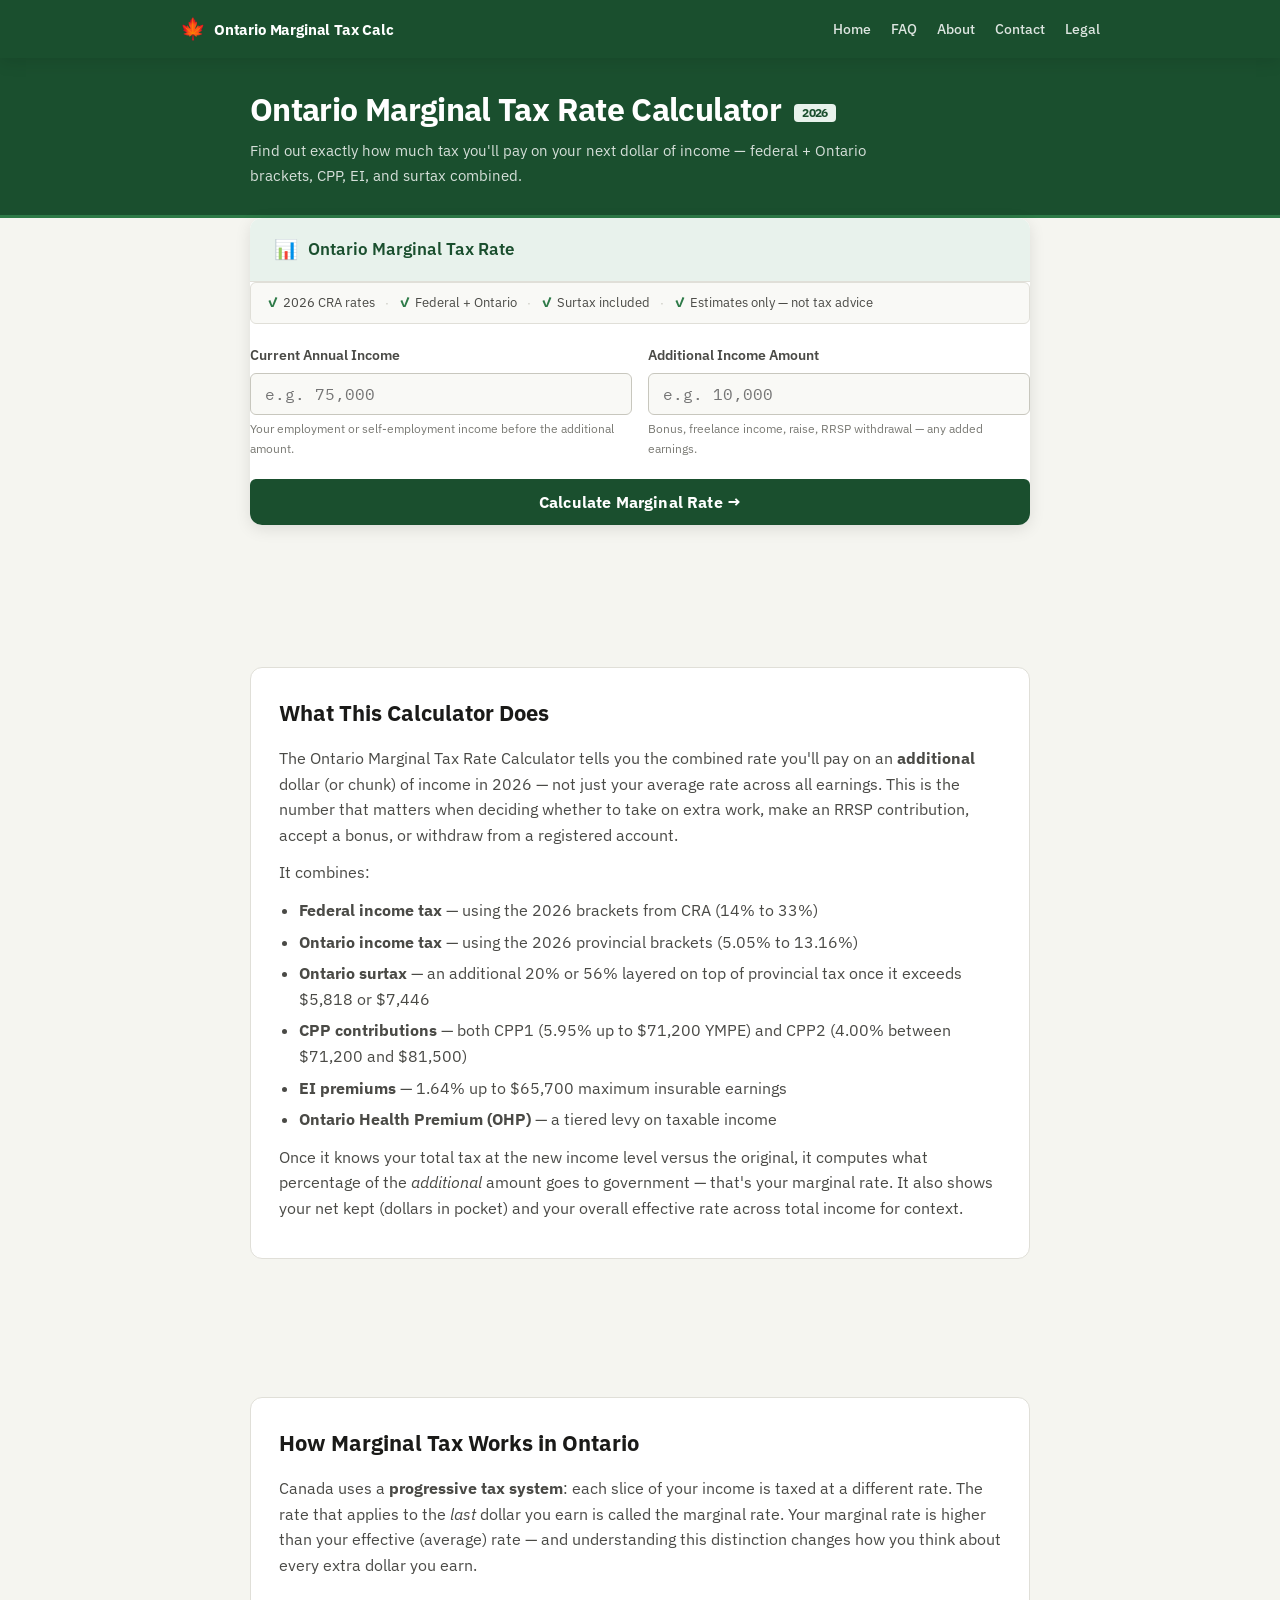
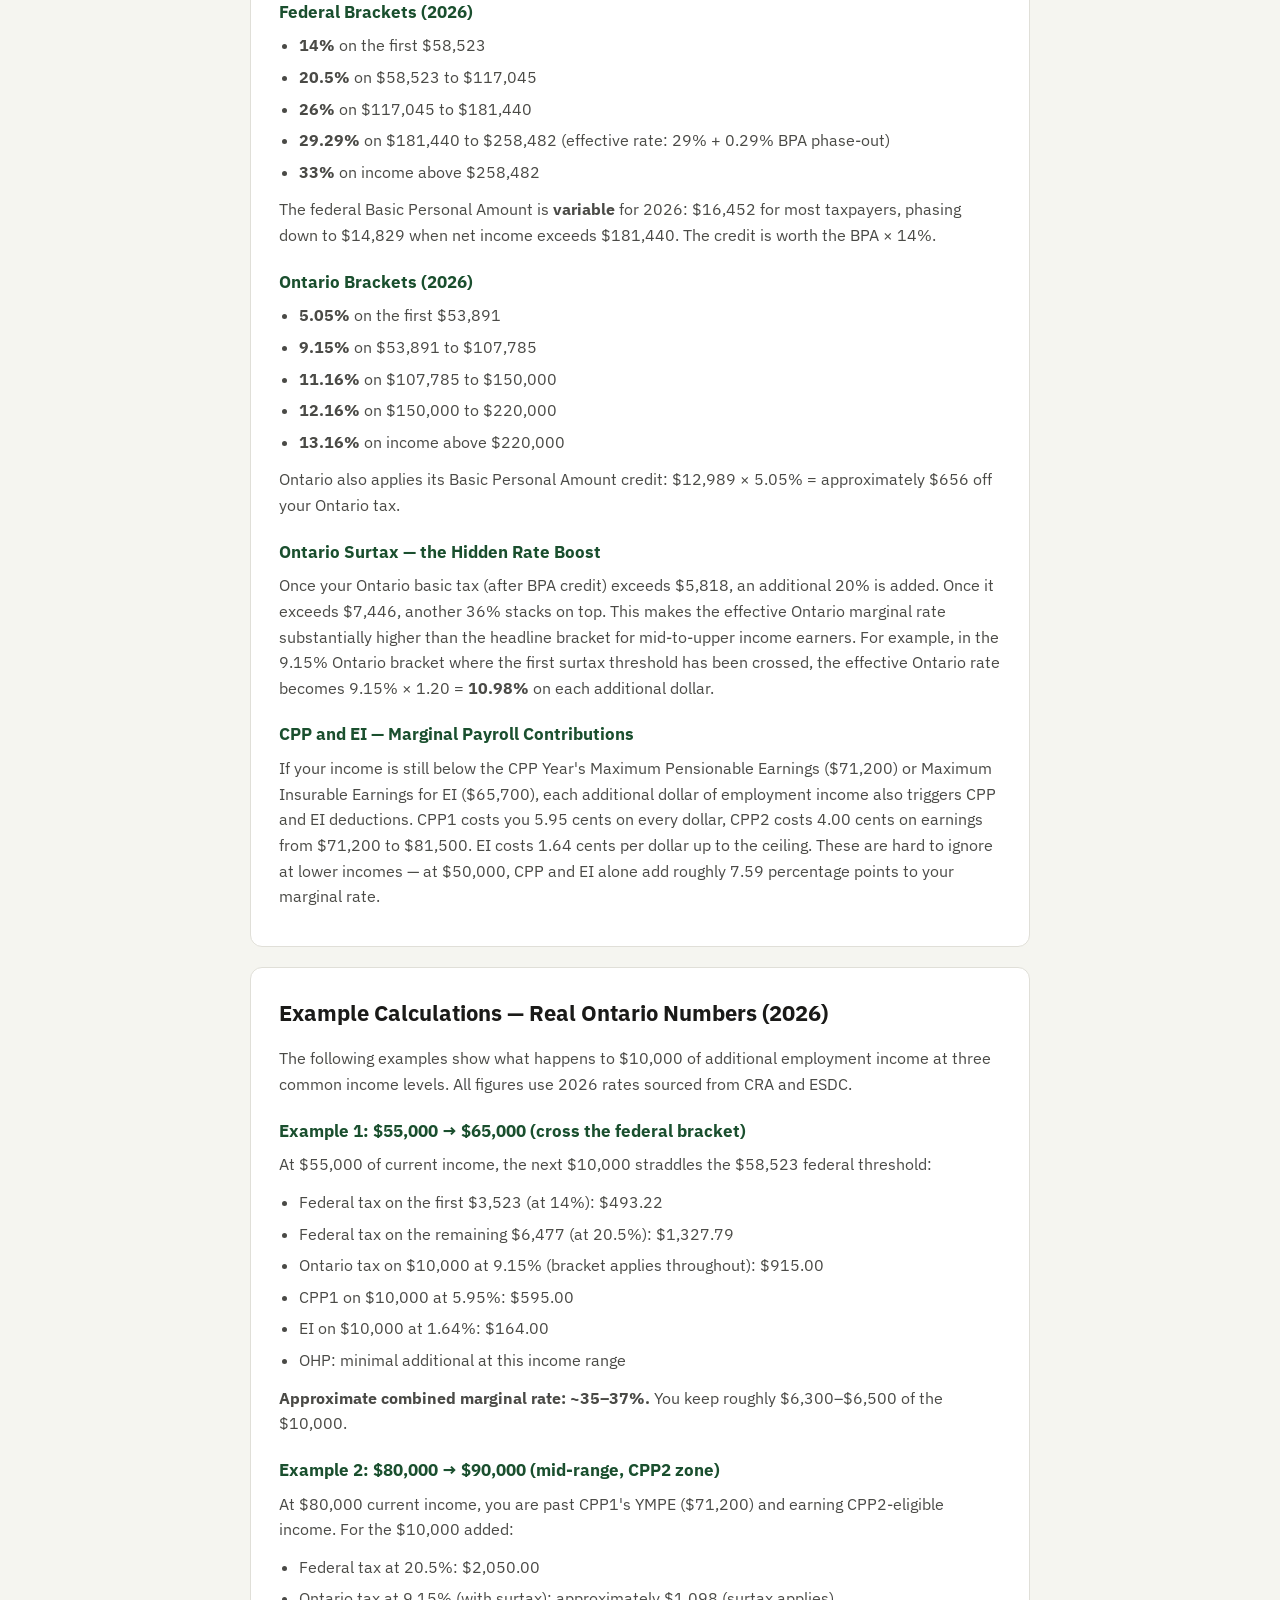
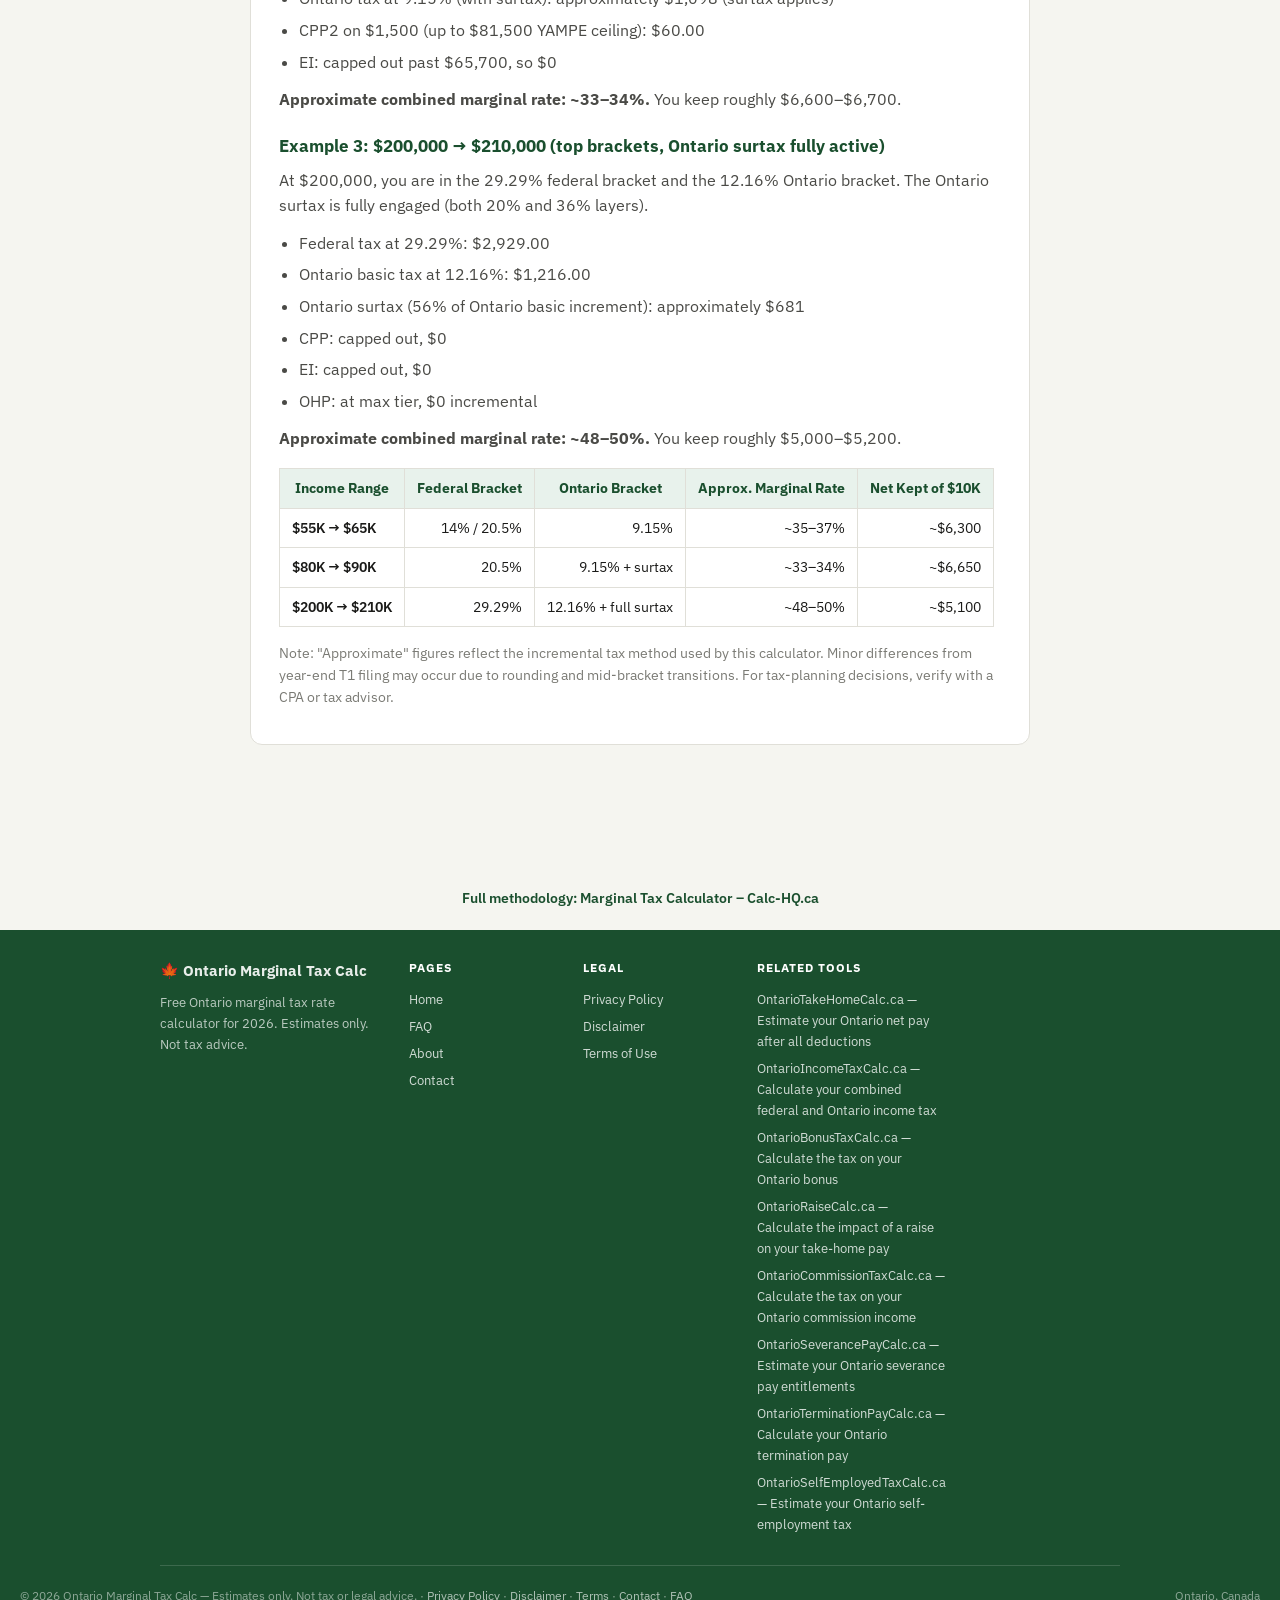
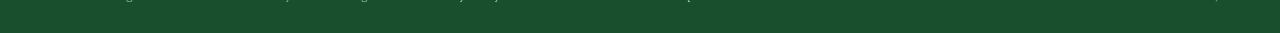
<file: index.html>
<!DOCTYPE html>
<html lang="en-CA">
<head>
  <meta charset="UTF-8" />
  <meta name="viewport" content="width=device-width, initial-scale=1.0" />
  <title>Ontario Marginal Tax Rate Calculator 2026 — ontariomarginaltaxcalc.ca</title>
  <meta name="description" content="Calculate your marginal tax rate on additional income in Ontario for 2026. Combines federal and provincial brackets, CPP/EI impact, and surtax. Free, instant results." />
  <meta name="robots" content="index, follow" />
  <link rel="canonical" href="https://ontariomarginaltaxcalc.ca/" />

  <!-- Open Graph -->
  <meta property="og:type"        content="website" />
  <meta property="og:url"         content="https://ontariomarginaltaxcalc.ca/" />
  <meta property="og:title"       content="Ontario Marginal Tax Rate Calculator 2026" />
  <meta property="og:description" content="How much tax will you pay on your next dollar of income in Ontario? Get your exact 2026 marginal rate — federal + provincial + CPP/EI." />
  <meta property="og:site_name"   content="ontariomarginaltaxcalc.ca" />

  <!-- Schema.org -->
  <script type="application/ld+json">
  {
    "@context": "https://schema.org",
    "@type": "WebApplication",
    "name": "Ontario Marginal Tax Calculator",
    "url": "https://ontariomarginaltaxcalc.ca/",
    "description": "Calculate your marginal tax rate on additional income in Ontario. Combines federal and provincial brackets, CPP/EI impact, and surtax for 2026.",
    "applicationCategory": "FinanceApplication",
    "operatingSystem": "Any"
  }
  </script>

  <!-- AdSense -->
  <script async src="https://pagead2.googlesyndication.com/pagead/js/adsbygoogle.js?client=ca-pub-7744853829365165" crossorigin="anonymous"></script>

  <link rel="stylesheet" href="css/style.css?v=marginal-v3" />
  <meta name="google-site-verification" content="PgO37bBKcFoncwsiUF5dKUsod-m10dEnrMXLLcPaNaY" />
</head>
<body>

<!-- ── Site Header ── -->
<header class="site-header">
  <div class="header-inner">
    <a href="index.html" class="site-logo">
      <span class="logo-maple">🍁</span>
      <span class="logo-text">Ontario Marginal Tax Calc</span>
    </a>
    <nav class="site-nav" aria-label="Main navigation">
      <a href="index.html" class="active">Home</a>
      <a href="faq.html">FAQ</a>
      <a href="about.html">About</a>
      <a href="contact.html">Contact</a>
      <a href="disclaimer.html">Legal</a>
    </nav>
    <button class="hamburger" aria-label="Menu" aria-expanded="false">
      <span></span><span></span><span></span>
    </button>
  </div>
</header>

<!-- Mobile nav overlay -->
<div class="mobile-nav-overlay" id="mobile-overlay"></div>
<nav class="mobile-nav" id="mobile-nav">
  <a href="index.html">Home</a>
  <a href="faq.html">FAQ</a>
  <a href="about.html">About</a>
  <a href="contact.html">Contact</a>
  <a href="disclaimer.html">Legal</a>
</nav>

<!-- ── Hero ── -->
<section class="hero">
  <div class="container">
    <h1>Ontario Marginal Tax Rate Calculator <span class="badge">2026</span></h1>
    <p>Find out exactly how much tax you'll pay on your next dollar of income — federal + Ontario brackets, CPP, EI, and surtax combined.</p>
  </div>
</section>

<!-- ── Calculator card ── -->
<main>
  <div class="container">

    <div class="calc-card">
      <div class="calc-header">
        <span class="calc-icon">📊</span>
        <h2>Ontario Marginal Tax Rate</h2>
      </div>

      <div class="trust-strip">
        <span class="ts-item"><span>✓</span> 2026 CRA rates</span>
        <span class="ts-sep">·</span>
        <span class="ts-item"><span>✓</span> Federal + Ontario</span>
        <span class="ts-sep">·</span>
        <span class="ts-item"><span>✓</span> Surtax included</span>
        <span class="ts-sep">·</span>
        <span class="ts-item"><span>✓</span> Estimates only — not tax advice</span>
      </div>

      <form id="tax-form" novalidate>
        <div class="form-grid">
          <div class="form-group">
            <label for="input-current">Current Annual Income</label>
            <input
              type="text"
              id="input-current"
              inputmode="numeric"
              placeholder="e.g. 75,000"
              autocomplete="off"
            />
            <p class="hint">Your employment or self-employment income before the additional amount.</p>
          </div>
          <div class="form-group">
            <label for="input-additional">Additional Income Amount</label>
            <input
              type="text"
              id="input-additional"
              inputmode="numeric"
              placeholder="e.g. 10,000"
              autocomplete="off"
            />
            <p class="hint">Bonus, freelance income, raise, RRSP withdrawal — any added earnings.</p>
          </div>
        </div>

        <button type="submit" class="btn-calc">Calculate Marginal Rate →</button>
        <p id="error-msg" class="error-msg" role="alert"></p>
      </form>

      <!-- Results -->
      <div id="results" aria-live="polite">
        <div class="results-header">
          <div class="stat-card highlight">
            <div class="stat-label">Marginal Rate</div>
            <div class="stat-value mono" id="res-marginal-rate">—</div>
          </div>
          <div class="stat-card">
            <div class="stat-label">Net Kept</div>
            <div class="stat-value mono" id="res-net-kept">—</div>
          </div>
          <div class="stat-card">
            <div class="stat-label">Effective Rate</div>
            <div class="stat-value mono" id="res-effective-rate">—</div>
          </div>
          <div class="stat-card">
            <div class="stat-label">Total Tax (New)</div>
            <div class="stat-value mono" id="res-total-tax">—</div>
          </div>
        </div>

        <!-- Split bar -->
        <div class="split-bar-wrap">
          <div class="split-bar-label">Additional Income Split</div>
          <div class="split-bar">
            <div class="split-bar-kept" id="bar-kept" style="width:50%">
              <span id="bar-kept-label">You keep</span>
            </div>
            <div class="split-bar-tax" id="bar-tax" style="width:50%">
              <span id="bar-tax-label">Tax</span>
            </div>
          </div>
        </div>

        <!-- Breakdown table -->
        <table class="breakdown-table" aria-label="Tax breakdown">
          <thead>
            <tr>
              <th>Component</th>
              <th>Bracket Rate</th>
              <th>Tax on Additional Income</th>
            </tr>
          </thead>
          <tbody>
            <tr>
              <td>Federal income tax</td>
              <td class="mono" id="bd-fed-bracket">—</td>
              <td class="mono" id="bd-fed-tax">—</td>
            </tr>
            <tr>
              <td>Ontario income tax</td>
              <td class="mono" id="bd-ont-bracket">—</td>
              <td class="mono" id="bd-ont-tax">—</td>
            </tr>
            <tr>
              <td>Ontario surtax (if applicable)</td>
              <td>—</td>
              <td class="mono" id="bd-ont-surtax">—</td>
            </tr>
            <tr>
              <td>CPP contributions</td>
              <td>Up to 5.95% + 4.00% CPP2</td>
              <td class="mono" id="bd-cpp">—</td>
            </tr>
            <tr>
              <td>EI premiums</td>
              <td>1.64%</td>
              <td class="mono" id="bd-ei">—</td>
            </tr>
            <tr>
              <td>Ontario Health Premium</td>
              <td>Tiered</td>
              <td class="mono" id="bd-ohp">—</td>
            </tr>
            <tr class="total-row">
              <td colspan="2">Total deducted from additional income</td>
              <td class="mono" id="bd-total">—</td>
            </tr>
          </tbody>
        </table>
      </div><!-- /results -->
    </div><!-- /calc-card -->

    <!-- Ad slot 1 -->
    <div class="ad-slot">
      <ins class="adsbygoogle"
           style="display:block"
           data-ad-client="ca-pub-7744853829365165"
           data-ad-slot="auto"
           data-ad-format="auto"
           data-full-width-responsive="true"></ins>
      <script>(adsbygoogle = window.adsbygoogle || []).push({});</script>
    </div>

    <!-- ── What This Calculator Does ── -->
    <section class="content-section">
      <h2>What This Calculator Does</h2>
      <p>The Ontario Marginal Tax Rate Calculator tells you the combined rate you'll pay on an <strong>additional</strong> dollar (or chunk) of income in 2026 — not just your average rate across all earnings. This is the number that matters when deciding whether to take on extra work, make an RRSP contribution, accept a bonus, or withdraw from a registered account.</p>
      <p>It combines:</p>
      <ul>
        <li><strong>Federal income tax</strong> — using the 2026 brackets from CRA (14% to 33%)</li>
        <li><strong>Ontario income tax</strong> — using the 2026 provincial brackets (5.05% to 13.16%)</li>
        <li><strong>Ontario surtax</strong> — an additional 20% or 56% layered on top of provincial tax once it exceeds $5,818 or $7,446</li>
        <li><strong>CPP contributions</strong> — both CPP1 (5.95% up to $71,200 YMPE) and CPP2 (4.00% between $71,200 and $81,500)</li>
        <li><strong>EI premiums</strong> — 1.64% up to $65,700 maximum insurable earnings</li>
        <li><strong>Ontario Health Premium (OHP)</strong> — a tiered levy on taxable income</li>
      </ul>
      <p>Once it knows your total tax at the new income level versus the original, it computes what percentage of the <em>additional</em> amount goes to government — that's your marginal rate. It also shows your net kept (dollars in pocket) and your overall effective rate across total income for context.</p>
    </section>

    <!-- Ad slot 2 -->
    <div class="ad-slot">
      <ins class="adsbygoogle"
           style="display:block"
           data-ad-client="ca-pub-7744853829365165"
           data-ad-slot="auto"
           data-ad-format="auto"
           data-full-width-responsive="true"></ins>
      <script>(adsbygoogle = window.adsbygoogle || []).push({});</script>
    </div>

    <!-- ── How Marginal Tax Works ── -->
    <section class="content-section">
      <h2>How Marginal Tax Works in Ontario</h2>
      <p>Canada uses a <strong>progressive tax system</strong>: each slice of your income is taxed at a different rate. The rate that applies to the <em>last</em> dollar you earn is called the marginal rate. Your marginal rate is higher than your effective (average) rate — and understanding this distinction changes how you think about every extra dollar you earn.</p>

      <h3>Federal Brackets (2026)</h3>
      <ul>
        <li><strong>14%</strong> on the first $58,523</li>
        <li><strong>20.5%</strong> on $58,523 to $117,045</li>
        <li><strong>26%</strong> on $117,045 to $181,440</li>
        <li><strong>29.29%</strong> on $181,440 to $258,482 (effective rate: 29% + 0.29% BPA phase-out)</li>
        <li><strong>33%</strong> on income above $258,482</li>
      </ul>
      <p>The federal Basic Personal Amount is <strong>variable</strong> for 2026: $16,452 for most taxpayers, phasing down to $14,829 when net income exceeds $181,440. The credit is worth the BPA × 14%.</p>

      <h3>Ontario Brackets (2026)</h3>
      <ul>
        <li><strong>5.05%</strong> on the first $53,891</li>
        <li><strong>9.15%</strong> on $53,891 to $107,785</li>
        <li><strong>11.16%</strong> on $107,785 to $150,000</li>
        <li><strong>12.16%</strong> on $150,000 to $220,000</li>
        <li><strong>13.16%</strong> on income above $220,000</li>
      </ul>
      <p>Ontario also applies its Basic Personal Amount credit: $12,989 × 5.05% = approximately $656 off your Ontario tax.</p>

      <h3>Ontario Surtax — the Hidden Rate Boost</h3>
      <p>Once your Ontario basic tax (after BPA credit) exceeds $5,818, an additional 20% is added. Once it exceeds $7,446, another 36% stacks on top. This makes the effective Ontario marginal rate substantially higher than the headline bracket for mid-to-upper income earners. For example, in the 9.15% Ontario bracket where the first surtax threshold has been crossed, the effective Ontario rate becomes 9.15% × 1.20 = <strong>10.98%</strong> on each additional dollar.</p>

      <h3>CPP and EI — Marginal Payroll Contributions</h3>
      <p>If your income is still below the CPP Year's Maximum Pensionable Earnings ($71,200) or Maximum Insurable Earnings for EI ($65,700), each additional dollar of employment income also triggers CPP and EI deductions. CPP1 costs you 5.95 cents on every dollar, CPP2 costs 4.00 cents on earnings from $71,200 to $81,500. EI costs 1.64 cents per dollar up to the ceiling. These are hard to ignore at lower incomes — at $50,000, CPP and EI alone add roughly 7.59 percentage points to your marginal rate.</p>
    </section>

    <!-- ── Example Calculations ── -->
    <section class="content-section">
      <h2>Example Calculations — Real Ontario Numbers (2026)</h2>
      <p>The following examples show what happens to $10,000 of additional employment income at three common income levels. All figures use 2026 rates sourced from CRA and ESDC.</p>

      <h3>Example 1: $55,000 → $65,000 (cross the federal bracket)</h3>
      <p>At $55,000 of current income, the next $10,000 straddles the $58,523 federal threshold:</p>
      <ul>
        <li>Federal tax on the first $3,523 (at 14%): $493.22</li>
        <li>Federal tax on the remaining $6,477 (at 20.5%): $1,327.79</li>
        <li>Ontario tax on $10,000 at 9.15% (bracket applies throughout): $915.00</li>
        <li>CPP1 on $10,000 at 5.95%: $595.00</li>
        <li>EI on $10,000 at 1.64%: $164.00</li>
        <li>OHP: minimal additional at this income range</li>
      </ul>
      <p><strong>Approximate combined marginal rate: ~35–37%.</strong> You keep roughly $6,300–$6,500 of the $10,000.</p>

      <h3>Example 2: $80,000 → $90,000 (mid-range, CPP2 zone)</h3>
      <p>At $80,000 current income, you are past CPP1's YMPE ($71,200) and earning CPP2-eligible income. For the $10,000 added:</p>
      <ul>
        <li>Federal tax at 20.5%: $2,050.00</li>
        <li>Ontario tax at 9.15% (with surtax): approximately $1,098 (surtax applies)</li>
        <li>CPP2 on $1,500 (up to $81,500 YAMPE ceiling): $60.00</li>
        <li>EI: capped out past $65,700, so $0</li>
      </ul>
      <p><strong>Approximate combined marginal rate: ~33–34%.</strong> You keep roughly $6,600–$6,700.</p>

      <h3>Example 3: $200,000 → $210,000 (top brackets, Ontario surtax fully active)</h3>
      <p>At $200,000, you are in the 29.29% federal bracket and the 12.16% Ontario bracket. The Ontario surtax is fully engaged (both 20% and 36% layers).</p>
      <ul>
        <li>Federal tax at 29.29%: $2,929.00</li>
        <li>Ontario basic tax at 12.16%: $1,216.00</li>
        <li>Ontario surtax (56% of Ontario basic increment): approximately $681</li>
        <li>CPP: capped out, $0</li>
        <li>EI: capped out, $0</li>
        <li>OHP: at max tier, $0 incremental</li>
      </ul>
      <p><strong>Approximate combined marginal rate: ~48–50%.</strong> You keep roughly $5,000–$5,200.</p>

      <table class="example-table" aria-label="Marginal rate comparison">
        <thead>
          <tr>
            <th>Income Range</th>
            <th>Federal Bracket</th>
            <th>Ontario Bracket</th>
            <th>Approx. Marginal Rate</th>
            <th>Net Kept of $10K</th>
          </tr>
        </thead>
        <tbody>
          <tr>
            <td>$55K → $65K</td>
            <td>14% / 20.5%</td>
            <td>9.15%</td>
            <td>~35–37%</td>
            <td>~$6,300</td>
          </tr>
          <tr>
            <td>$80K → $90K</td>
            <td>20.5%</td>
            <td>9.15% + surtax</td>
            <td>~33–34%</td>
            <td>~$6,650</td>
          </tr>
          <tr>
            <td>$200K → $210K</td>
            <td>29.29%</td>
            <td>12.16% + full surtax</td>
            <td>~48–50%</td>
            <td>~$5,100</td>
          </tr>
        </tbody>
      </table>

      <p style="margin-top:12px; font-size:.85rem; color:var(--text-muted);">Note: "Approximate" figures reflect the incremental tax method used by this calculator. Minor differences from year-end T1 filing may occur due to rounding and mid-bracket transitions. For tax-planning decisions, verify with a CPA or tax advisor.</p>
    </section>

    <!-- Ad slot 3 -->
    <div class="ad-slot">
      <ins class="adsbygoogle"
           style="display:block"
           data-ad-client="ca-pub-7744853829365165"
           data-ad-slot="auto"
           data-ad-format="auto"
           data-full-width-responsive="true"></ins>
      <script>(adsbygoogle = window.adsbygoogle || []).push({});</script>
    </div>

    <!-- Methodology link — only on calculator page per EMD methodology-link governance -->
    <p style="text-align:center; margin:28px 0 8px; font-size:0.88rem;"><a href="https://calc-hq.ca/methodology/marginal-tax/" style="color:var(--accent); font-weight:600;">Full methodology: Marginal Tax Calculator – Calc-HQ.ca</a></p>

  </div><!-- /container -->
</main>

<!-- ── Footer ── -->
<footer class="site-footer">
  <div id="network-footer"></div>
</footer>

<script src="js/config.js"></script>
<script src="js/calculator.js"></script>
<script src="js/network.js"></script>
<script>
  var hamburger = document.querySelector('.hamburger');
  var mobileNav = document.getElementById('mobile-nav');
  var overlay = document.getElementById('mobile-overlay');
  function toggleMenu() {
    var isOpen = hamburger.classList.toggle('active');
    mobileNav.classList.toggle('active', isOpen);
    overlay.classList.toggle('active', isOpen);
    hamburger.setAttribute('aria-expanded', String(isOpen));
  }
  function closeMenu() {
    hamburger.classList.remove('active');
    mobileNav.classList.remove('active');
    overlay.classList.remove('active');
    hamburger.setAttribute('aria-expanded', 'false');
  }
  if (hamburger) {
    hamburger.addEventListener('click', toggleMenu);
    overlay.addEventListener('click', closeMenu);
    mobileNav.querySelectorAll('a').forEach(function(a) { a.addEventListener('click', closeMenu); });
  }
</script>
</body>
</html>
</file>
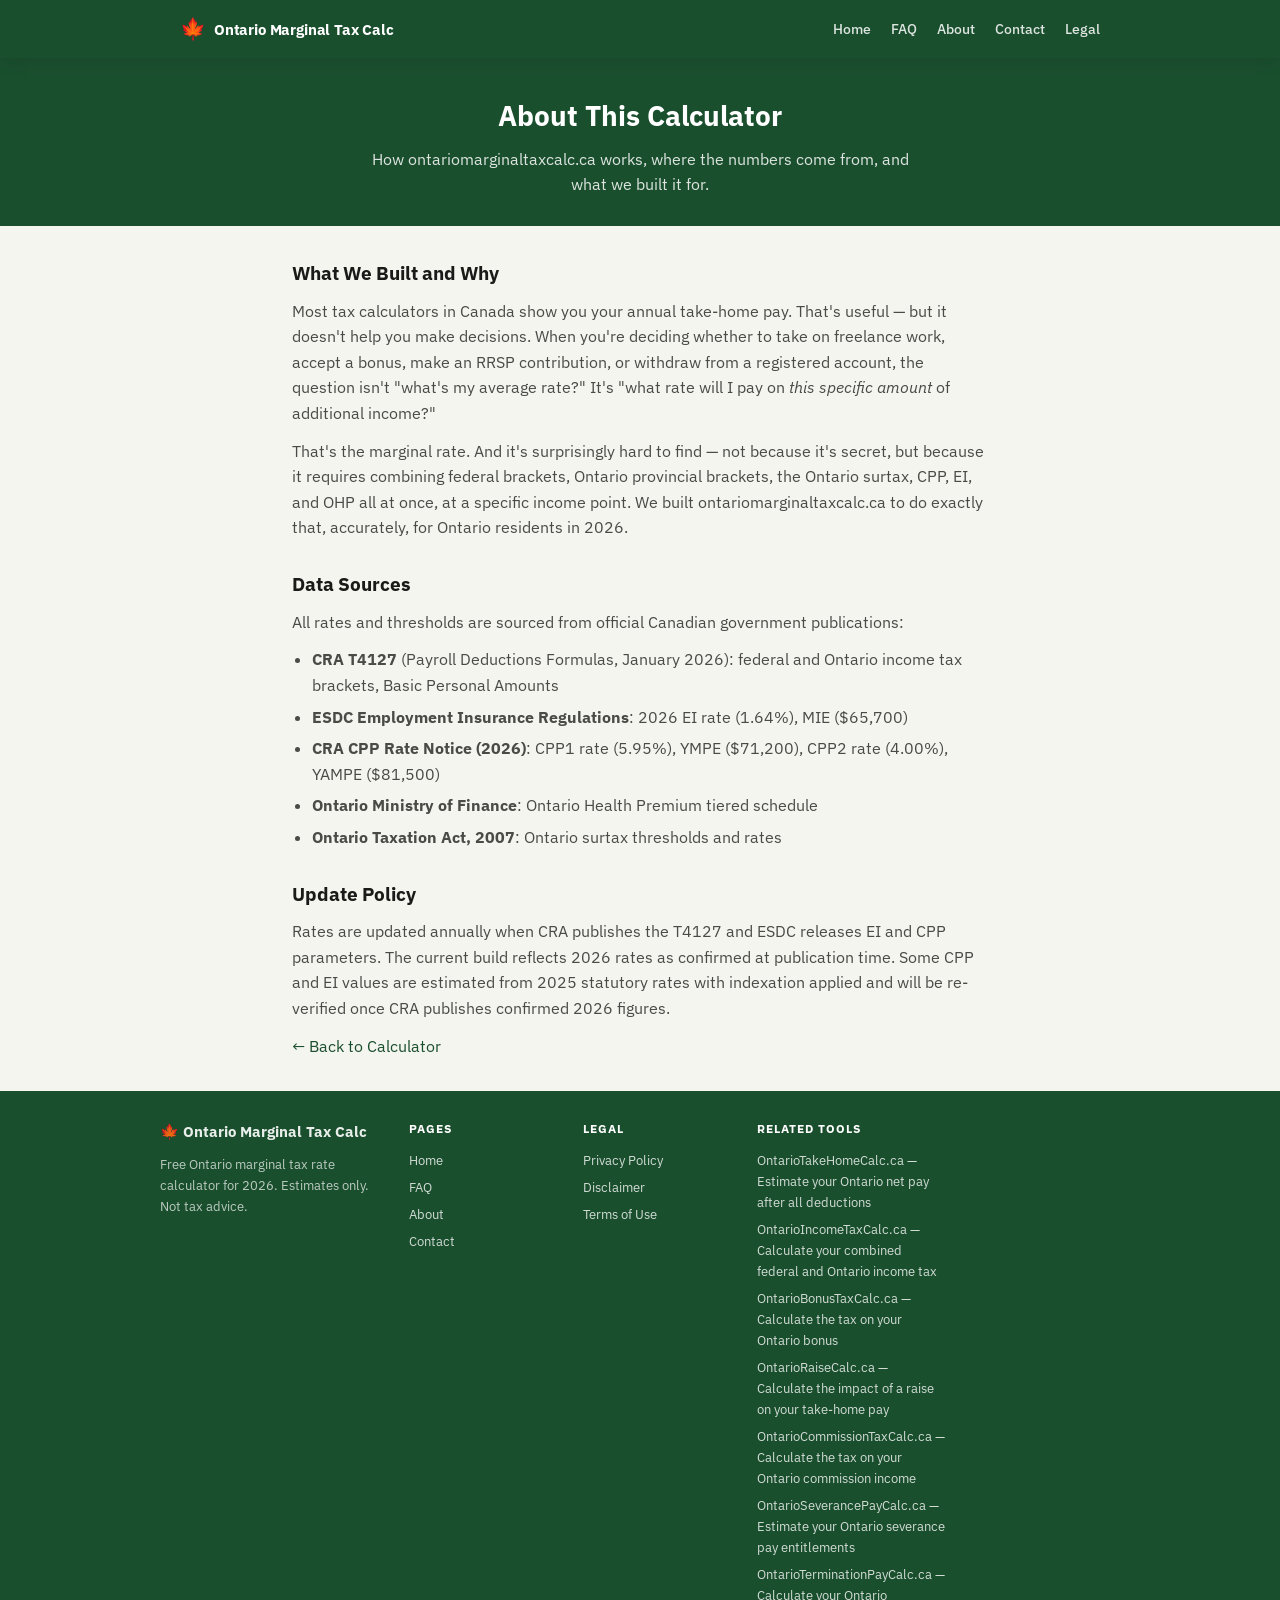
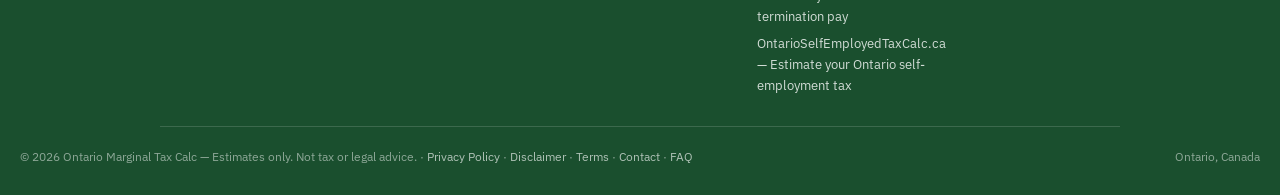
<file: about.html>
<!DOCTYPE html>
<html lang="en-CA">
<head>
  <meta charset="UTF-8" />
  <meta name="viewport" content="width=device-width, initial-scale=1.0" />
  <title>About — Ontario Marginal Tax Calculator | ontariomarginaltaxcalc.ca</title>
  <meta name="description" content="About ontariomarginaltaxcalc.ca — how our Ontario marginal tax calculator works, data sources, and methodology for 2026." />
  <link rel="canonical" href="https://ontariomarginaltaxcalc.ca/about.html" />
  <script async src="https://pagead2.googlesyndication.com/pagead/js/adsbygoogle.js?client=ca-pub-7744853829365165" crossorigin="anonymous"></script>
  <link rel="stylesheet" href="css/style.css?v=marginal-v3" />
</head>
<body>

<!-- ── Site Header ── -->
<header class="site-header">
  <div class="header-inner">
    <a href="index.html" class="site-logo">
      <span class="logo-maple">🍁</span>
      <span class="logo-text">Ontario Marginal Tax Calc</span>
    </a>
    <nav class="site-nav" aria-label="Main navigation">
      <a href="index.html">Home</a>
      <a href="faq.html">FAQ</a>
      <a href="about.html" class="active">About</a>
      <a href="contact.html">Contact</a>
      <a href="disclaimer.html">Legal</a>
    </nav>
    <button class="hamburger" aria-label="Menu" aria-expanded="false">
      <span></span><span></span><span></span>
    </button>
  </div>
</header>

<!-- Mobile nav overlay -->
<div class="mobile-nav-overlay" id="mobile-overlay"></div>
<nav class="mobile-nav" id="mobile-nav">
  <a href="index.html">Home</a>
  <a href="faq.html">FAQ</a>
  <a href="about.html">About</a>
  <a href="contact.html">Contact</a>
  <a href="disclaimer.html">Legal</a>
</nav>

<section class="page-hero">
  <div class="container">
    <h1>About This Calculator</h1>
    <p>How ontariomarginaltaxcalc.ca works, where the numbers come from, and what we built it for.</p>
  </div>
</section>

<main class="page-content">

  <h2>What We Built and Why</h2>
  <p>Most tax calculators in Canada show you your annual take-home pay. That's useful — but it doesn't help you make decisions. When you're deciding whether to take on freelance work, accept a bonus, make an RRSP contribution, or withdraw from a registered account, the question isn't "what's my average rate?" It's "what rate will I pay on <em>this specific amount</em> of additional income?"</p>
  <p>That's the marginal rate. And it's surprisingly hard to find — not because it's secret, but because it requires combining federal brackets, Ontario provincial brackets, the Ontario surtax, CPP, EI, and OHP all at once, at a specific income point. We built ontariomarginaltaxcalc.ca to do exactly that, accurately, for Ontario residents in 2026.</p>

  <h2>Data Sources</h2>
  <p>All rates and thresholds are sourced from official Canadian government publications:</p>
  <ul>
    <li><strong>CRA T4127</strong> (Payroll Deductions Formulas, January 2026): federal and Ontario income tax brackets, Basic Personal Amounts</li>
    <li><strong>ESDC Employment Insurance Regulations</strong>: 2026 EI rate (1.64%), MIE ($65,700)</li>
    <li><strong>CRA CPP Rate Notice (2026)</strong>: CPP1 rate (5.95%), YMPE ($71,200), CPP2 rate (4.00%), YAMPE ($81,500)</li>
    <li><strong>Ontario Ministry of Finance</strong>: Ontario Health Premium tiered schedule</li>
    <li><strong>Ontario Taxation Act, 2007</strong>: Ontario surtax thresholds and rates</li>
  </ul>

  <h2>Update Policy</h2>
  <p>Rates are updated annually when CRA publishes the T4127 and ESDC releases EI and CPP parameters. The current build reflects 2026 rates as confirmed at publication time. Some CPP and EI values are estimated from 2025 statutory rates with indexation applied and will be re-verified once CRA publishes confirmed 2026 figures.</p>

  <p><a href="/">← Back to Calculator</a></p>
</main>

<footer class="site-footer">
  <div id="network-footer"></div>
</footer>

<script src="js/config.js"></script>
<script src="js/network.js"></script>
<script>
  var hamburger = document.querySelector('.hamburger');
  var mobileNav = document.getElementById('mobile-nav');
  var overlay = document.getElementById('mobile-overlay');
  function toggleMenu() {
    var isOpen = hamburger.classList.toggle('active');
    mobileNav.classList.toggle('active', isOpen);
    overlay.classList.toggle('active', isOpen);
    hamburger.setAttribute('aria-expanded', String(isOpen));
  }
  function closeMenu() {
    hamburger.classList.remove('active');
    mobileNav.classList.remove('active');
    overlay.classList.remove('active');
    hamburger.setAttribute('aria-expanded', 'false');
  }
  if (hamburger) {
    hamburger.addEventListener('click', toggleMenu);
    overlay.addEventListener('click', closeMenu);
    mobileNav.querySelectorAll('a').forEach(function(a) { a.addEventListener('click', closeMenu); });
  }
</script>
</body>
</html>
</file>
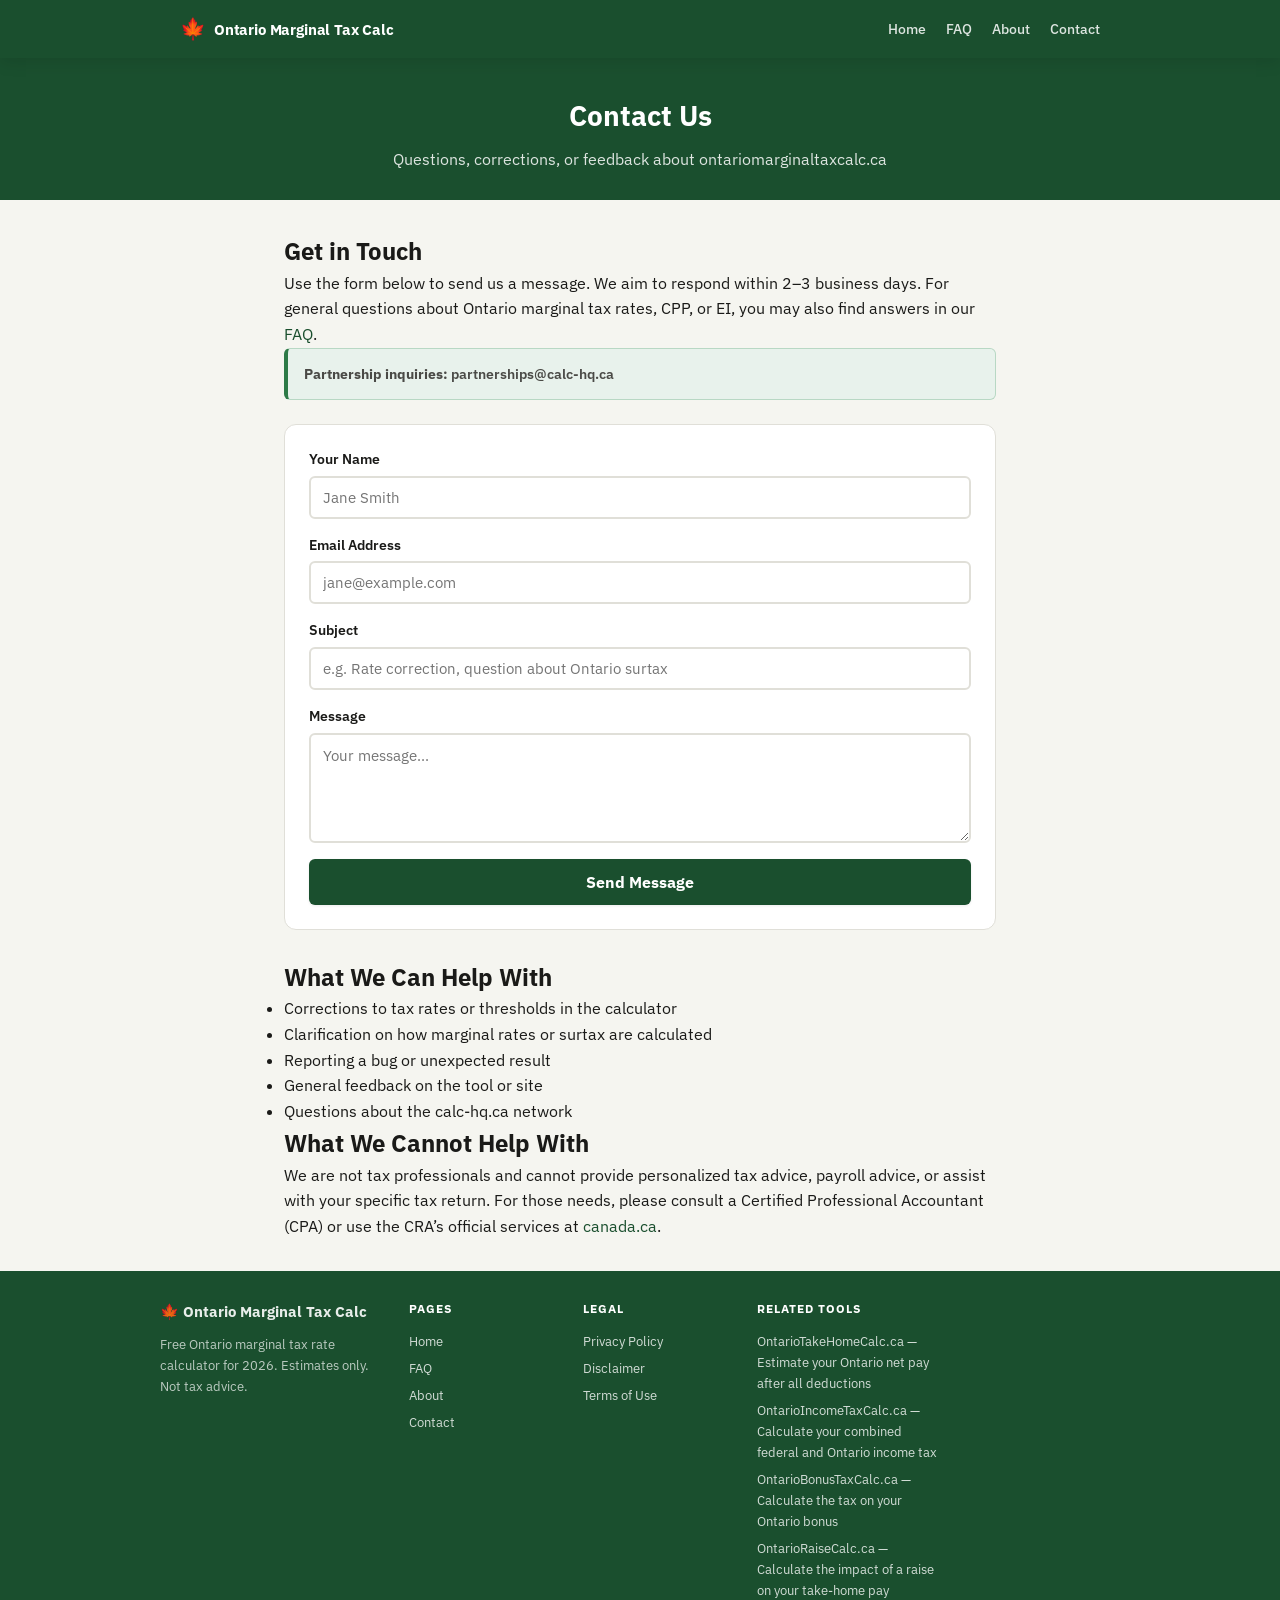
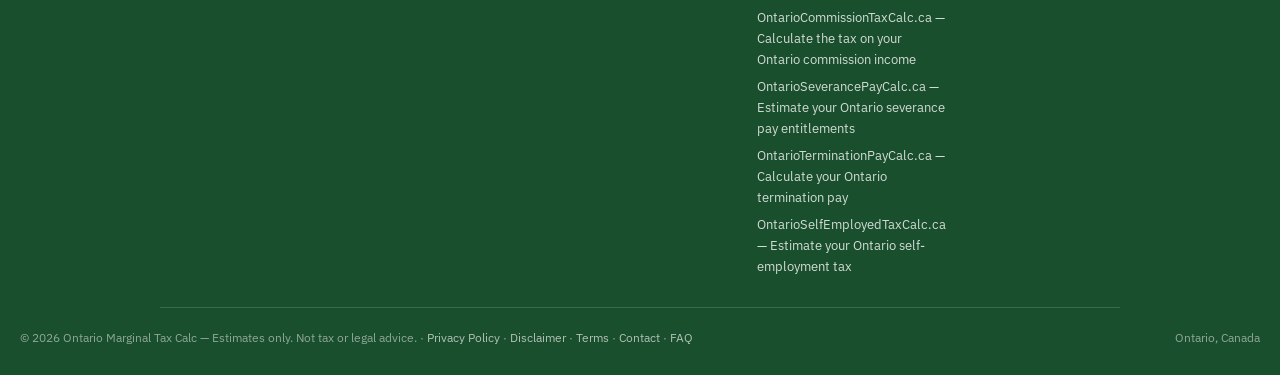
<file: contact.html>
<!DOCTYPE html>
<html lang="en-CA">
<head>
  <meta charset="UTF-8" />
  <meta name="viewport" content="width=device-width, initial-scale=1.0" />
  <title>Contact — ontariomarginaltaxcalc.ca</title>
  <meta name="description" content="Contact ontariomarginaltaxcalc.ca for questions about the Ontario marginal tax calculator, rate corrections, or general inquiries." />
  <link rel="canonical" href="https://ontariomarginaltaxcalc.ca/contact.html" />
  <script async src="https://pagead2.googlesyndication.com/pagead/js/adsbygoogle.js?client=ca-pub-7744853829365165" crossorigin="anonymous"></script>
  <link rel="stylesheet" href="css/style.css?v=marginal-v2" />
</head>
<body>

<!-- ── Site Header ── -->
<header class="site-header">
  <div class="header-inner">
    <a href="index.html" class="site-logo">
      <span class="logo-maple">🍁</span>
      <span class="logo-text">Ontario Marginal Tax Calc</span>
    </a>
    <nav class="site-nav" aria-label="Main navigation">
      <a href="index.html">Home</a>
      <a href="faq.html">FAQ</a>
      <a href="about.html">About</a>
      <a href="contact.html" class="active">Contact</a>
    </nav>
    <button class="hamburger" aria-label="Menu" aria-expanded="false">
      <span></span><span></span><span></span>
    </button>
  </div>
</header>

<!-- Mobile nav overlay -->
<div class="mobile-nav-overlay" id="mobile-overlay"></div>
<nav class="mobile-nav" id="mobile-nav">
  <a href="index.html">Home</a>
  <a href="faq.html">FAQ</a>
  <a href="about.html">About</a>
  <a href="contact.html">Contact</a>
</nav>

<section class="page-hero">
  <div class="container">
    <h1>Contact Us</h1>
    <p>Questions, corrections, or feedback about ontariomarginaltaxcalc.ca</p>
  </div>
</section>

<div class="page-body">

  <h2>Get in Touch</h2>
  <p>Use the form below to send us a message. We aim to respond within 2–3 business days. For general questions about Ontario marginal tax rates, CPP, or EI, you may also find answers in our <a href="faq.html">FAQ</a>.</p>

  <div class="info-box" style="margin-bottom:24px">
    <p style="margin:0"><strong>Partnership inquiries:</strong> <a href="mailto:partnerships@calc-hq.ca" style="color:inherit;font-weight:600;">partnerships@calc-hq.ca</a></p>
  </div>

  <form class="contact-form" name="contact" onsubmit="handleContactSubmit(event)">
    <div>
      <label for="name">Your Name</label>
      <input type="text" id="name" name="name" placeholder="Jane Smith" required>
    </div>
    <div>
      <label for="email">Email Address</label>
      <input type="email" id="email" name="email" placeholder="jane@example.com" required>
    </div>
    <div>
      <label for="subject">Subject</label>
      <input type="text" id="subject" name="subject" placeholder="e.g. Rate correction, question about Ontario surtax">
    </div>
    <div>
      <label for="message">Message</label>
      <textarea id="message" name="message" placeholder="Your message..." required></textarea>
    </div>
    <button type="submit" class="calc-btn">Send Message</button>
  </form>

  <h2>What We Can Help With</h2>
  <ul>
    <li>Corrections to tax rates or thresholds in the calculator</li>
    <li>Clarification on how marginal rates or surtax are calculated</li>
    <li>Reporting a bug or unexpected result</li>
    <li>General feedback on the tool or site</li>
    <li>Questions about the calc-hq.ca network</li>
  </ul>

  <h2>What We Cannot Help With</h2>
  <p>We are not tax professionals and cannot provide personalized tax advice, payroll advice, or assist with your specific tax return. For those needs, please consult a Certified Professional Accountant (CPA) or use the CRA’s official services at <a href="https://www.canada.ca/en/revenue-agency.html" target="_blank" rel="noopener">canada.ca</a>.</p>

</div>

<footer class="site-footer">
  <div id="network-footer"></div>
</footer>

<script src="js/config.js"></script>
<script src="js/network.js"></script>
<script>
  var hamburger = document.querySelector('.hamburger');
  var mobileNav = document.getElementById('mobile-nav');
  var overlay = document.getElementById('mobile-overlay');
  function toggleMenu() {
    var isOpen = hamburger.classList.toggle('active');
    mobileNav.classList.toggle('active', isOpen);
    overlay.classList.toggle('active', isOpen);
    hamburger.setAttribute('aria-expanded', String(isOpen));
  }
  function closeMenu() {
    hamburger.classList.remove('active');
    mobileNav.classList.remove('active');
    overlay.classList.remove('active');
    hamburger.setAttribute('aria-expanded', 'false');
  }
  if (hamburger) {
    hamburger.addEventListener('click', toggleMenu);
    overlay.addEventListener('click', closeMenu);
    mobileNav.querySelectorAll('a').forEach(function(a) { a.addEventListener('click', closeMenu); });
  }
</script>
</body>
</html>
</file>
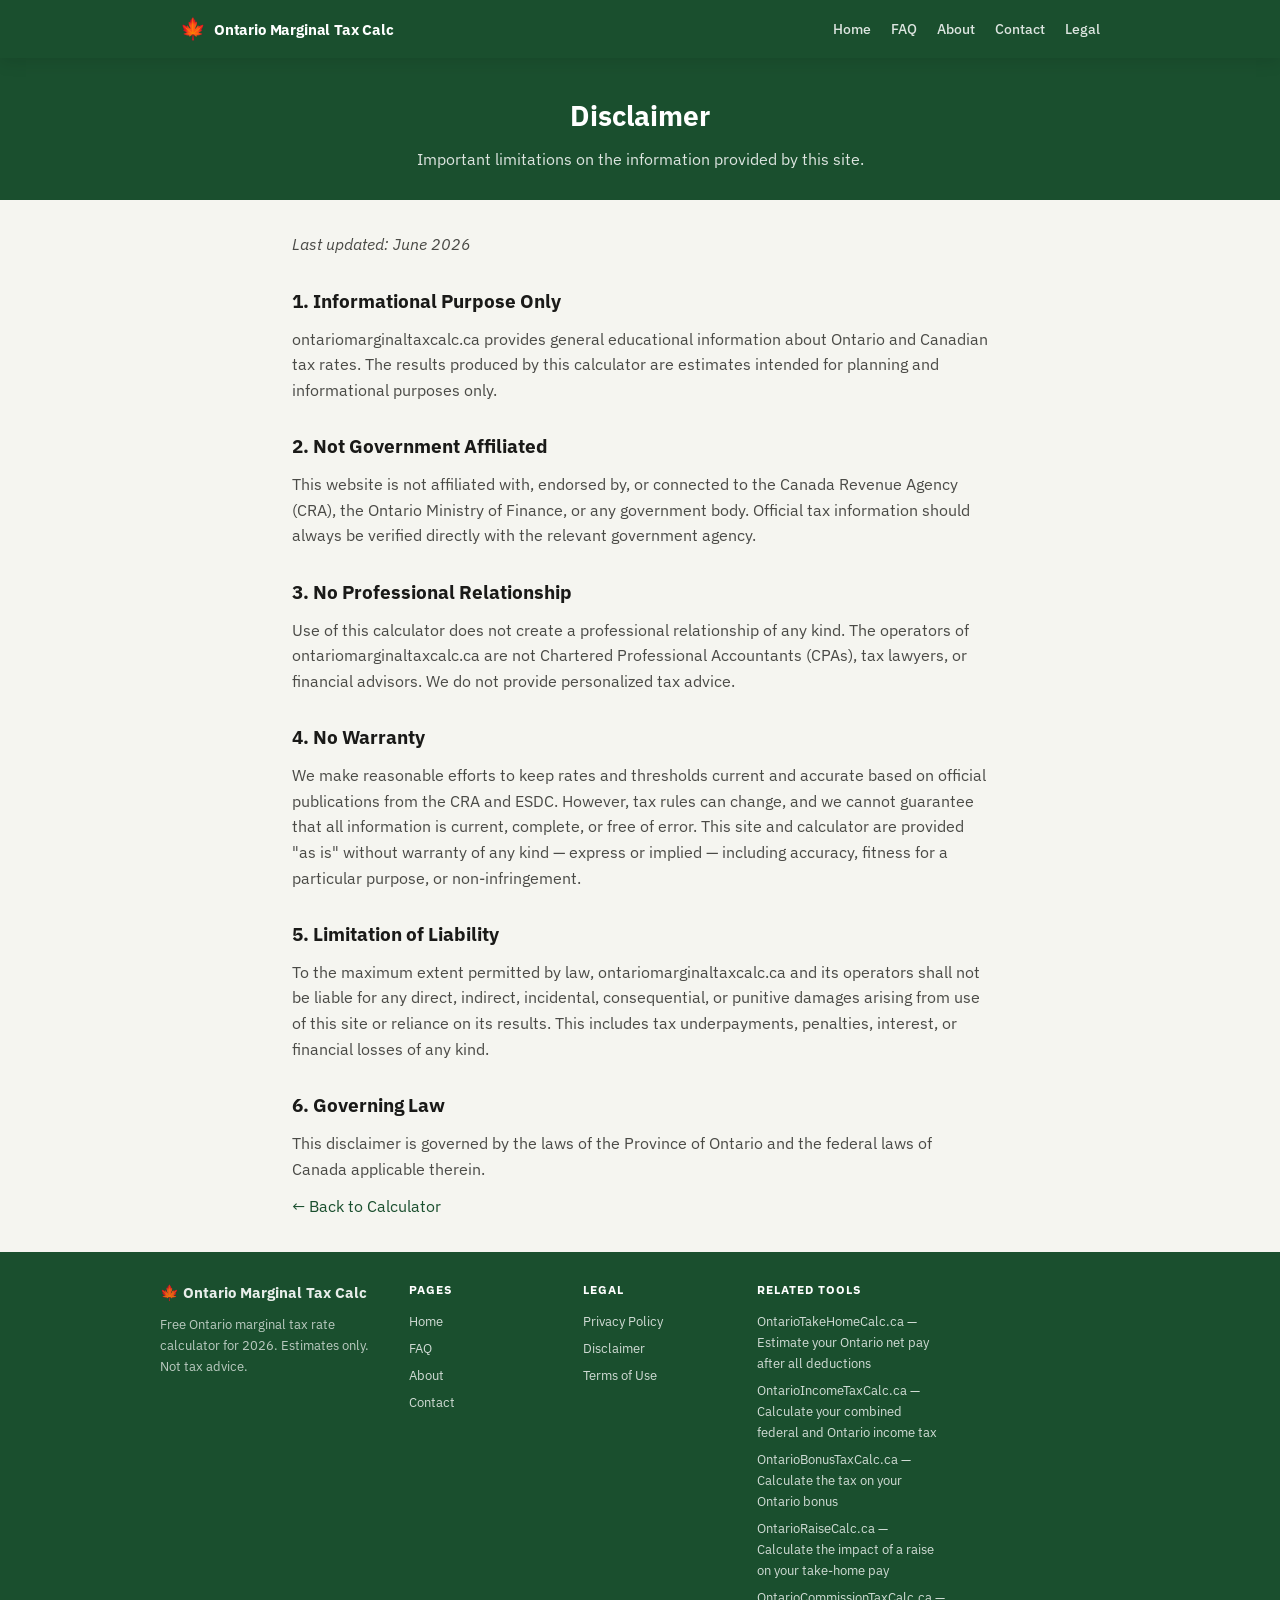
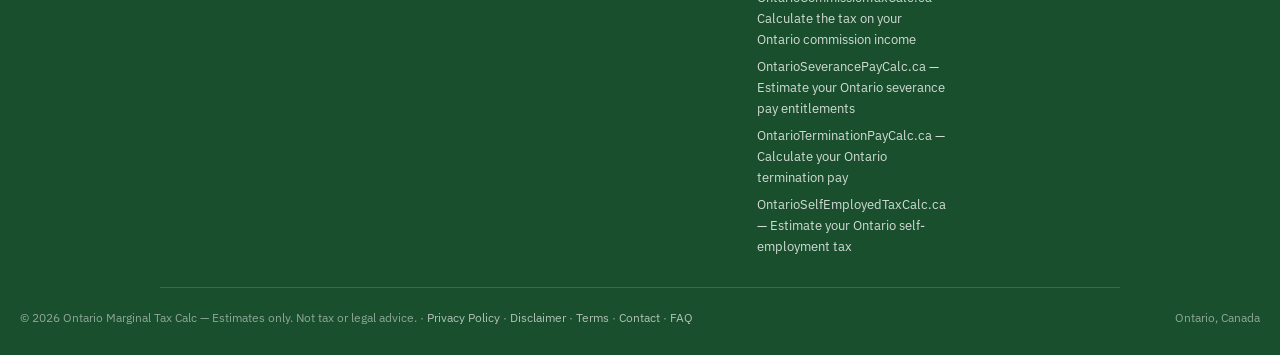
<file: disclaimer.html>
<!DOCTYPE html>
<html lang="en-CA">
<head>
  <meta charset="UTF-8" />
  <meta name="viewport" content="width=device-width, initial-scale=1.0" />
  <title>Disclaimer — ontariomarginaltaxcalc.ca</title>
  <meta name="description" content="Disclaimer for ontariomarginaltaxcalc.ca — this site provides general information only and is not a substitute for professional tax advice." />
  <link rel="canonical" href="https://ontariomarginaltaxcalc.ca/disclaimer.html" />
  <script async src="https://pagead2.googlesyndication.com/pagead/js/adsbygoogle.js?client=ca-pub-7744853829365165" crossorigin="anonymous"></script>
  <link rel="stylesheet" href="css/style.css?v=marginal-v3" />
</head>
<body>

<header class="site-header">
  <div class="header-inner">
    <a href="index.html" class="site-logo">
      <span class="logo-maple">🍁</span>
      <span class="logo-text">Ontario Marginal Tax Calc</span>
    </a>
    <nav class="site-nav" aria-label="Main navigation">
      <a href="index.html">Home</a>
      <a href="faq.html">FAQ</a>
      <a href="about.html">About</a>
      <a href="contact.html">Contact</a>
      <a href="disclaimer.html" class="active">Legal</a>
    </nav>
    <button class="hamburger" aria-label="Menu" aria-expanded="false">
      <span></span><span></span><span></span>
    </button>
  </div>
</header>

<div class="mobile-nav-overlay" id="mobile-overlay"></div>
<nav class="mobile-nav" id="mobile-nav">
  <a href="index.html">Home</a>
  <a href="faq.html">FAQ</a>
  <a href="about.html">About</a>
  <a href="contact.html">Contact</a>
  <a href="disclaimer.html">Legal</a>
</nav>

<section class="page-hero">
  <div class="container">
    <h1>Disclaimer</h1>
    <p>Important limitations on the information provided by this site.</p>
  </div>
</section>

<main class="page-content">

  <p><em>Last updated: June 2026</em></p>

  <h2>1. Informational Purpose Only</h2>
  <p>ontariomarginaltaxcalc.ca provides general educational information about Ontario and Canadian tax rates. The results produced by this calculator are estimates intended for planning and informational purposes only.</p>

  <h2>2. Not Government Affiliated</h2>
  <p>This website is not affiliated with, endorsed by, or connected to the Canada Revenue Agency (CRA), the Ontario Ministry of Finance, or any government body. Official tax information should always be verified directly with the relevant government agency.</p>

  <h2>3. No Professional Relationship</h2>
  <p>Use of this calculator does not create a professional relationship of any kind. The operators of ontariomarginaltaxcalc.ca are not Chartered Professional Accountants (CPAs), tax lawyers, or financial advisors. We do not provide personalized tax advice.</p>

  <h2>4. No Warranty</h2>
  <p>We make reasonable efforts to keep rates and thresholds current and accurate based on official publications from the CRA and ESDC. However, tax rules can change, and we cannot guarantee that all information is current, complete, or free of error. This site and calculator are provided "as is" without warranty of any kind — express or implied — including accuracy, fitness for a particular purpose, or non-infringement.</p>

  <h2>5. Limitation of Liability</h2>
  <p>To the maximum extent permitted by law, ontariomarginaltaxcalc.ca and its operators shall not be liable for any direct, indirect, incidental, consequential, or punitive damages arising from use of this site or reliance on its results. This includes tax underpayments, penalties, interest, or financial losses of any kind.</p>

  <h2>6. Governing Law</h2>
  <p>This disclaimer is governed by the laws of the Province of Ontario and the federal laws of Canada applicable therein.</p>

  <p><a href="/">← Back to Calculator</a></p>
</main>

<footer class="site-footer">
  <div id="network-footer"></div>
</footer>

<script src="js/config.js"></script>
<script src="js/network.js"></script>
<script>
  var hamburger = document.querySelector('.hamburger');
  var mobileNav = document.getElementById('mobile-nav');
  var overlay = document.getElementById('mobile-overlay');
  function toggleMenu() {
    var isOpen = hamburger.classList.toggle('active');
    mobileNav.classList.toggle('active', isOpen);
    overlay.classList.toggle('active', isOpen);
    hamburger.setAttribute('aria-expanded', String(isOpen));
  }
  function closeMenu() {
    hamburger.classList.remove('active');
    mobileNav.classList.remove('active');
    overlay.classList.remove('active');
    hamburger.setAttribute('aria-expanded', 'false');
  }
  if (hamburger) {
    hamburger.addEventListener('click', toggleMenu);
    overlay.addEventListener('click', closeMenu);
    mobileNav.querySelectorAll('a').forEach(function(a) { a.addEventListener('click', closeMenu); });
  }
</script>
</body>
</html>
</file>
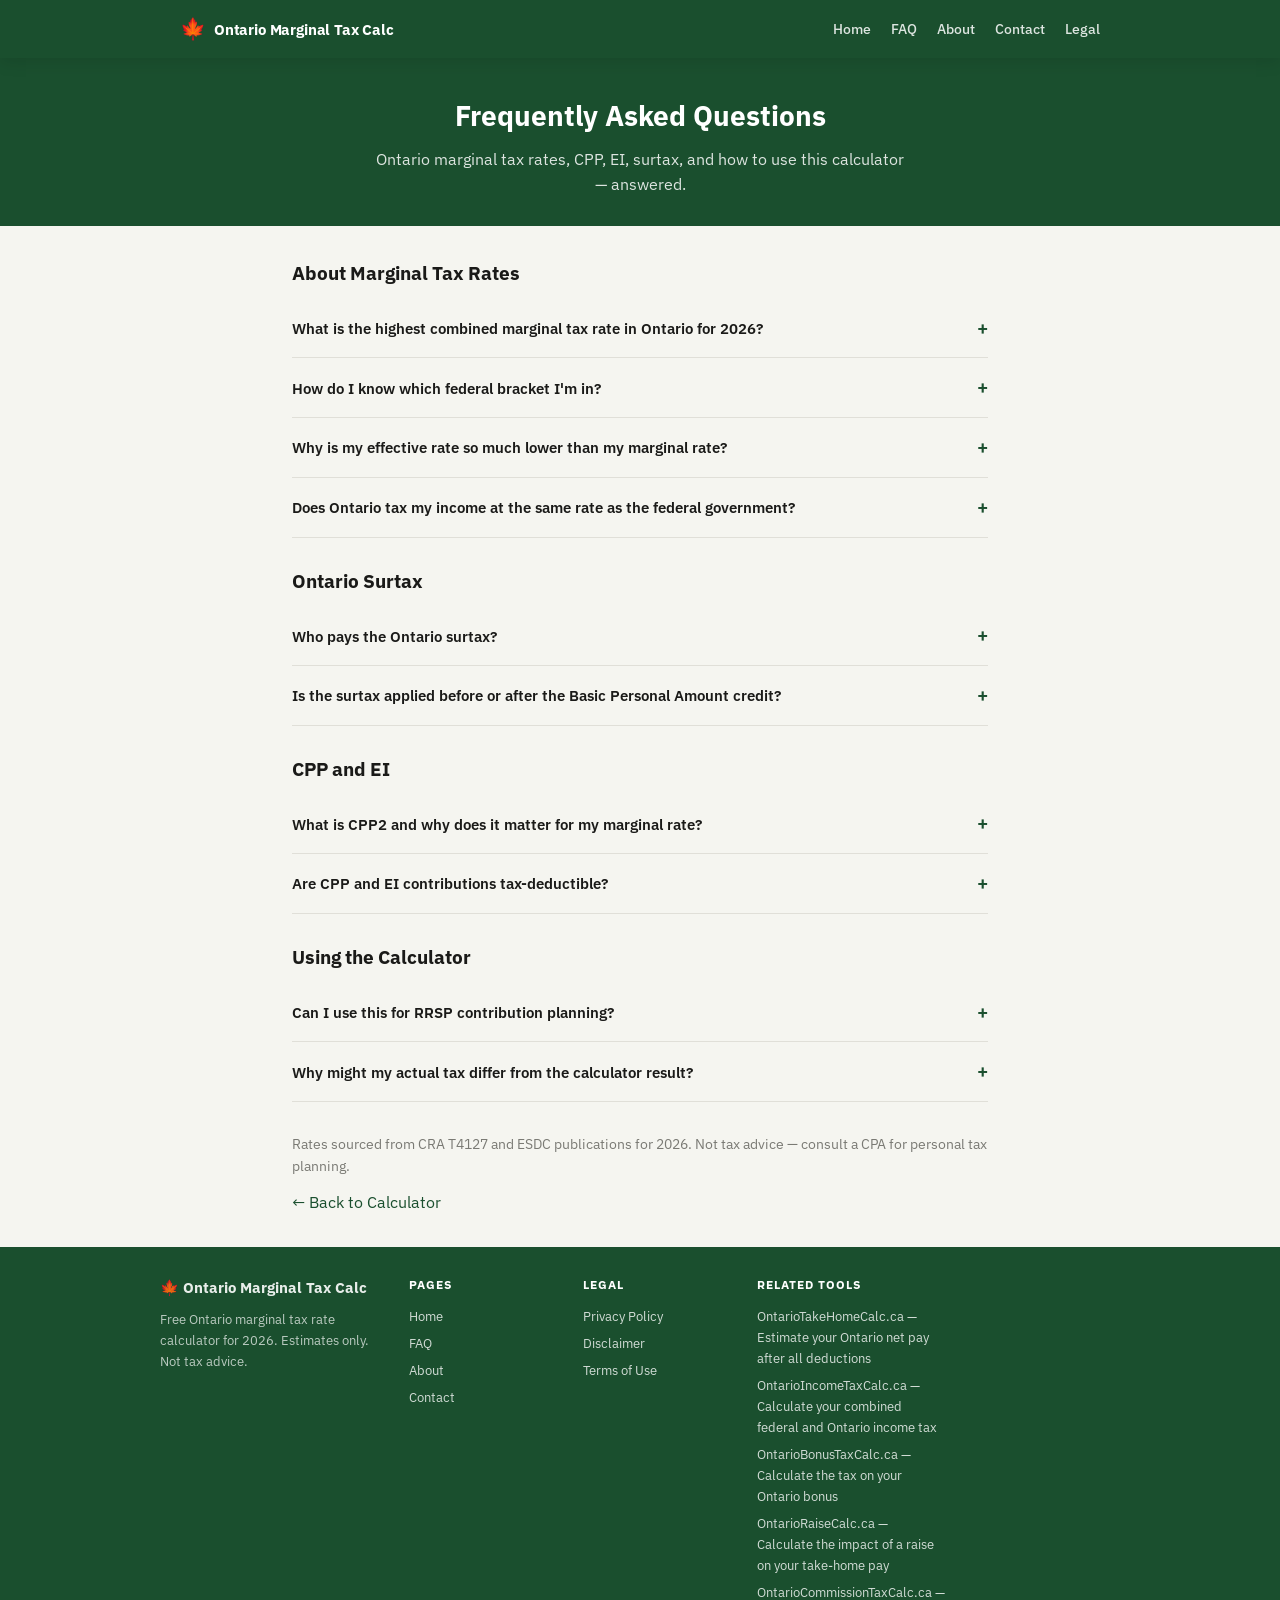
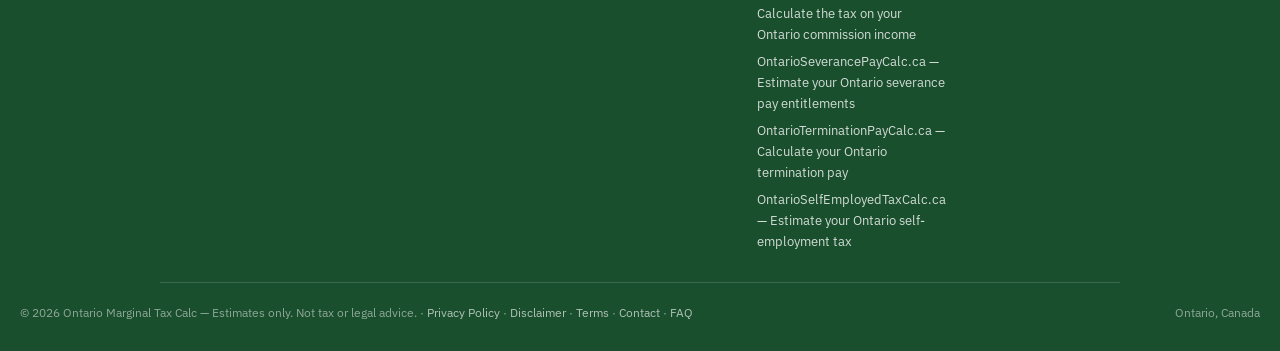
<file: faq.html>
<!DOCTYPE html>
<html lang="en-CA">
<head>
  <meta charset="UTF-8" />
  <meta name="viewport" content="width=device-width, initial-scale=1.0" />
  <title>FAQ — Ontario Marginal Tax Rate Calculator 2026 | ontariomarginaltaxcalc.ca</title>
  <meta name="description" content="Frequently asked questions about Ontario's marginal tax rates, brackets, surtax, CPP2, and how to use the 2026 marginal tax calculator." />
  <link rel="canonical" href="https://ontariomarginaltaxcalc.ca/faq.html" />

  <!-- Schema.org -->
  <script type="application/ld+json">
  {
    "@context": "https://schema.org",
    "@type": "FAQPage",
    "mainEntity": [
      {
        "@type": "Question",
        "name": "What is the highest combined marginal tax rate in Ontario for 2026?",
        "acceptedAnswer": {
          "@type": "Answer",
          "text": "The top combined marginal rate is approximately 53.53% on employment income above $258,482. This combines the 33% federal rate, 13.16% Ontario rate, and the full Ontario surtax (20% + 36% stacked on the Ontario basic tax)."
        }
      },
      {
        "@type": "Question",
        "name": "How do I know which federal bracket I'm in?",
        "acceptedAnswer": {
          "@type": "Answer",
          "text": "For 2026, the federal brackets are: 14% (up to $58,523), 20.5% ($58,523–$117,045), 26% ($117,045–$181,440), 29.29% ($181,440–$258,482, effective rate including BPA phase-out), and 33% (above $258,482)."
        }
      },
      {
        "@type": "Question",
        "name": "What is CPP2 and why does it matter for my marginal rate?",
        "acceptedAnswer": {
          "@type": "Answer",
          "text": "CPP2 is a second-tier contribution on employment earnings between $71,200 (YMPE) and $81,500 (YAMPE). The rate is 4.00%, with a maximum 2026 contribution of $412. If your income falls in this range, CPP2 adds 4 percentage points to your marginal rate."
        }
      }
    ]
  }
  </script>

  <script async src="https://pagead2.googlesyndication.com/pagead/js/adsbygoogle.js?client=ca-pub-7744853829365165" crossorigin="anonymous"></script>
  <link rel="stylesheet" href="css/style.css?v=marginal-v3" />
</head>
<body>

<header class="site-header">
  <div class="header-inner">
    <a href="index.html" class="site-logo">
      <span class="logo-maple">🍁</span>
      <span class="logo-text">Ontario Marginal Tax Calc</span>
    </a>
    <nav class="site-nav" aria-label="Main navigation">
      <a href="index.html">Home</a>
      <a href="faq.html" class="active">FAQ</a>
      <a href="about.html">About</a>
      <a href="contact.html">Contact</a>
      <a href="disclaimer.html">Legal</a>
    </nav>
    <button class="hamburger" aria-label="Menu" aria-expanded="false">
      <span></span><span></span><span></span>
    </button>
  </div>
</header>

<div class="mobile-nav-overlay" id="mobile-overlay"></div>
<nav class="mobile-nav" id="mobile-nav">
  <a href="index.html">Home</a>
  <a href="faq.html">FAQ</a>
  <a href="about.html">About</a>
  <a href="contact.html">Contact</a>
  <a href="disclaimer.html">Legal</a>
</nav>

<section class="page-hero">
  <div class="container">
    <h1>Frequently Asked Questions</h1>
    <p>Ontario marginal tax rates, CPP, EI, surtax, and how to use this calculator — answered.</p>
  </div>
</section>

<main class="page-content">
  <h2>About Marginal Tax Rates</h2>

  <details>
    <summary>What is the highest combined marginal tax rate in Ontario for 2026?</summary>
    <p>The top combined marginal rate is approximately <strong>53.53%</strong> on employment income above $258,482. This combines the 33% federal rate, 13.16% Ontario rate, and the full Ontario surtax (20% + 36% stacked on the Ontario basic tax). CPP and EI are capped at lower incomes and don't apply at this level.</p>
  </details>

  <details>
    <summary>How do I know which federal bracket I'm in?</summary>
    <p>For 2026, the federal brackets are: 14% (up to $58,523), 20.5% ($58,523–$117,045), 26% ($117,045–$181,440), 29.29% ($181,440–$258,482, effective rate including BPA phase-out), and 33% (above $258,482). The bracket that contains the top of your income is your federal marginal bracket — but your combined marginal rate is always higher once Ontario and payroll levies are added.</p>
  </details>

  <details>
    <summary>Why is my effective rate so much lower than my marginal rate?</summary>
    <p>Canada uses a <strong>progressive</strong> system. Only the income above each threshold is taxed at that bracket's rate — lower portions still pay lower rates. If you earn $100,000, most of that income is taxed at 14% and 20.5% federally, even though the last slice is taxed at 26%. The effective rate averages across all slices; the marginal rate applies only to the top slice. This is why a $1,000 raise never actually pushes you into a bracket that taxes all your income at the higher rate.</p>
  </details>

  <details>
    <summary>Does Ontario tax my income at the same rate as the federal government?</summary>
    <p>No — they're separate systems with different brackets and different BPA amounts. You pay both. Federal rates run from 14% to 33%. Ontario rates run from 5.05% to 13.16%. Both are applied to your taxable income, and you owe both. At moderate incomes, Ontario also applies a surtax that pushes the effective Ontario rate well above the nominal bracket rate.</p>
  </details>

  <h2>Ontario Surtax</h2>

  <details>
    <summary>Who pays the Ontario surtax?</summary>
    <p>Any Ontario resident whose Ontario basic income tax (after BPA credit) exceeds <strong>$5,818</strong> pays surtax. The first threshold (20% surtax) is typically crossed at around $65,000–$75,000 of taxable income, depending on available credits. The second threshold ($7,446 → additional 36%) follows shortly after. Both the 20% and 36% surtaxes apply to the amount above their respective thresholds, not to all Ontario tax.</p>
  </details>

  <details>
    <summary>Is the surtax applied before or after the Basic Personal Amount credit?</summary>
    <p>After. The Ontario BPA credit ($12,989 × 5.05% = ~$656) is deducted from the Ontario basic tax first. The surtax is then applied to the resulting <em>net</em> Ontario basic tax. This means the BPA credit slightly delays when surtax kicks in.</p>
  </details>

  <h2>CPP and EI</h2>

  <details>
    <summary>What is CPP2 and why does it matter for my marginal rate?</summary>
    <p>CPP2 is a second-tier contribution on employment earnings between $71,200 (YMPE) and $81,500 (YAMPE). The rate is <strong>4.00%</strong>, with a maximum 2026 contribution of $412. If your income falls in this range, CPP2 adds 4 percentage points to your marginal rate — invisible in a simple bracket chart, but real money. Above $81,500, CPP2 is maxed and no longer incremental.</p>
  </details>

  <details>
    <summary>Are CPP and EI contributions tax-deductible?</summary>
    <p>Not deducted, but credited. CPP employee contributions generate a <strong>federal tax credit</strong> equal to 14% of contributions, plus an Ontario tax credit. EI premiums also generate a 14% federal credit. These are non-refundable credits — they reduce your tax payable but do not generate a refund if your tax is zero. This calculator computes CPP and EI contributions accurately but does not separately apply their corresponding credits (they're embedded in the rate structure for withholding purposes).</p>
  </details>

  <h2>Using the Calculator</h2>

  <details>
    <summary>Can I use this for RRSP contribution planning?</summary>
    <p>Yes. Enter your income <em>before</em> the RRSP contribution as "current income" and the planned contribution amount as "additional income." The resulting marginal rate is your effective RRSP refund rate — the percentage of the contribution you'll recover as a tax refund. A $10,000 RRSP contribution at a 43% marginal rate returns approximately $4,300 at filing.</p>
  </details>

  <details>
    <summary>Why might my actual tax differ from the calculator result?</summary>
    <p>This calculator models employment income with no other deductions or credits beyond the federal and Ontario Basic Personal Amounts. Your actual T1 may include pension adjustments, union dues, childcare expenses, tuition credits, disability credits, medical expenses, RRSP deductions, charitable donations, capital gains, dividend income, and more. Any of these will change your final tax. Use this calculator for marginal rate estimation and planning — use tax software (like TurboTax or StudioTax) for your actual T1 filing.</p>
  </details>

  <p style="margin-top:32px; font-size:0.85rem; color:var(--text-muted);">Rates sourced from CRA T4127 and ESDC publications for 2026. Not tax advice — consult a CPA for personal tax planning.</p>

  <p><a href="/">← Back to Calculator</a></p>
</main>

<footer class="site-footer">
  <div id="network-footer"></div>
</footer>

<script src="js/config.js"></script>
<script src="js/network.js"></script>
<script>
  var hamburger = document.querySelector('.hamburger');
  var mobileNav = document.getElementById('mobile-nav');
  var overlay = document.getElementById('mobile-overlay');
  function toggleMenu() {
    var isOpen = hamburger.classList.toggle('active');
    mobileNav.classList.toggle('active', isOpen);
    overlay.classList.toggle('active', isOpen);
    hamburger.setAttribute('aria-expanded', String(isOpen));
  }
  function closeMenu() {
    hamburger.classList.remove('active');
    mobileNav.classList.remove('active');
    overlay.classList.remove('active');
    hamburger.setAttribute('aria-expanded', 'false');
  }
  if (hamburger) {
    hamburger.addEventListener('click', toggleMenu);
    overlay.addEventListener('click', closeMenu);
    mobileNav.querySelectorAll('a').forEach(function(a) { a.addEventListener('click', closeMenu); });
  }
</script>
</body>
</html>
</file>
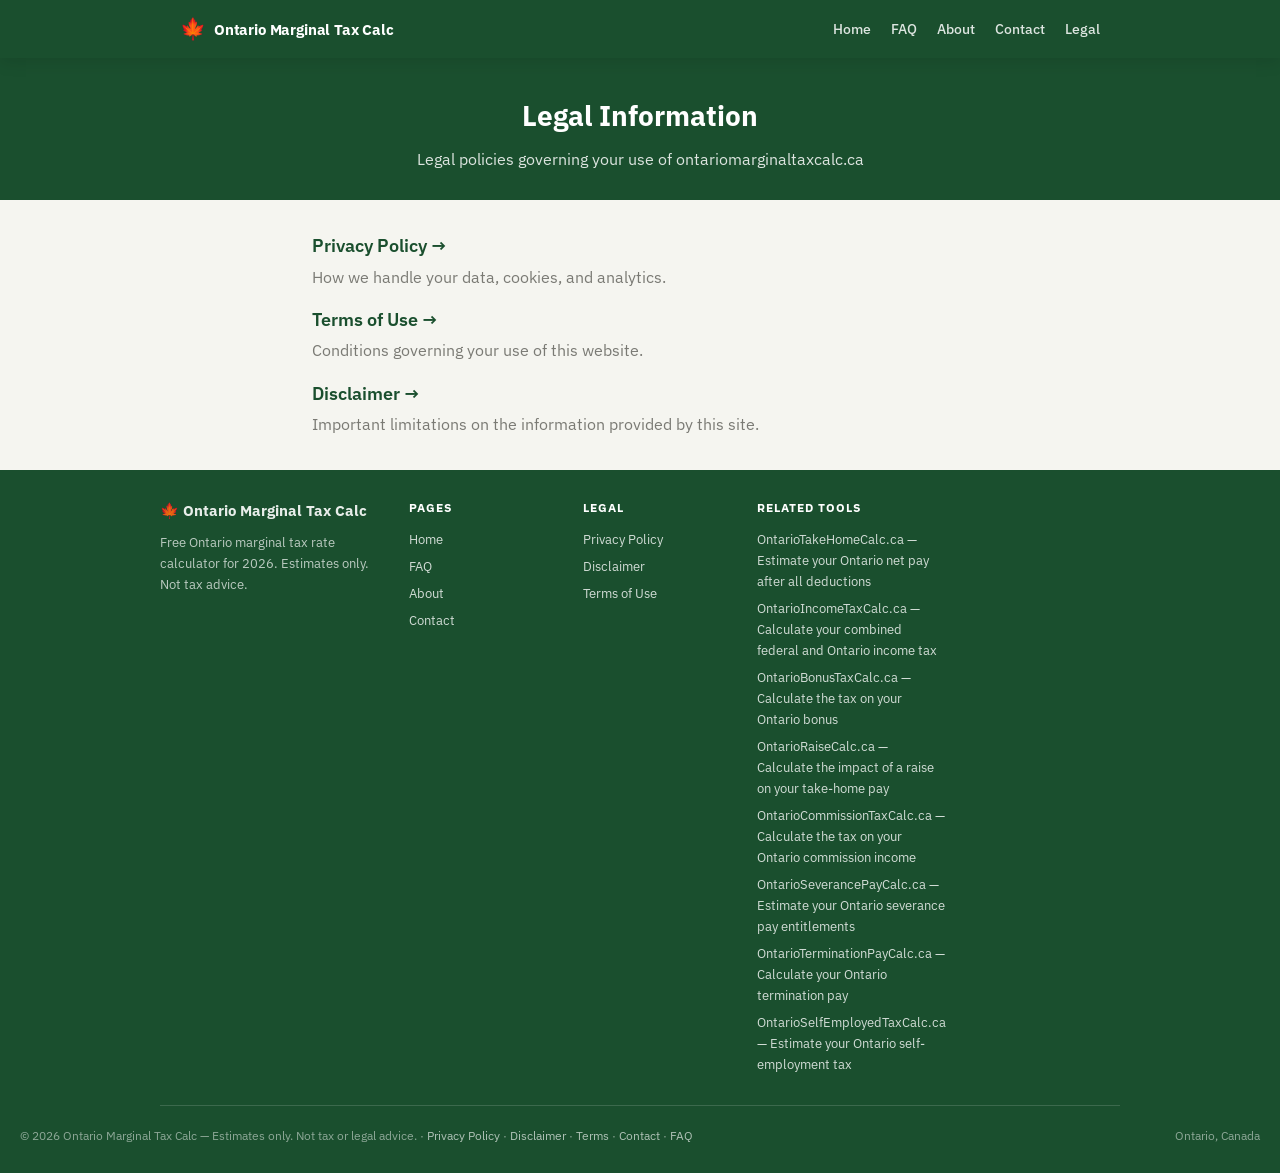
<file: legal.html>
<!DOCTYPE html>
<html lang="en-CA">
<head>
  <meta charset="UTF-8" />
  <meta name="viewport" content="width=device-width, initial-scale=1.0" />
  <title>Legal — ontariomarginaltaxcalc.ca</title>
  <meta name="description" content="Legal information for ontariomarginaltaxcalc.ca — privacy policy, terms of use, and disclaimer." />
  <link rel="canonical" href="https://ontariomarginaltaxcalc.ca/legal.html" />
  <script async src="https://pagead2.googlesyndication.com/pagead/js/adsbygoogle.js?client=ca-pub-7744853829365165" crossorigin="anonymous"></script>
  <link rel="stylesheet" href="css/style.css?v=marginal-v3" />
</head>
<body>

<header class="site-header">
  <div class="header-inner">
    <a href="index.html" class="site-logo">
      <span class="logo-maple">🍁</span>
      <span class="logo-text">Ontario Marginal Tax Calc</span>
    </a>
    <nav class="site-nav" aria-label="Main navigation">
      <a href="index.html">Home</a>
      <a href="faq.html">FAQ</a>
      <a href="about.html">About</a>
      <a href="contact.html">Contact</a>
      <a href="legal.html" class="active">Legal</a>
    </nav>
    <button class="hamburger" aria-label="Menu" aria-expanded="false">
      <span></span><span></span><span></span>
    </button>
  </div>
</header>

<div class="mobile-nav-overlay" id="mobile-overlay"></div>
<nav class="mobile-nav" id="mobile-nav">
  <a href="index.html">Home</a>
  <a href="faq.html">FAQ</a>
  <a href="about.html">About</a>
  <a href="contact.html">Contact</a>
  <a href="legal.html">Legal</a>
</nav>

<section class="page-hero">
  <div class="container">
    <h1>Legal Information</h1>
    <p>Legal policies governing your use of ontariomarginaltaxcalc.ca</p>
  </div>
</section>

<main class="page-content">
  <ul style="list-style:none; padding:0;">
    <li style="margin-bottom:16px;"><a href="privacy-policy.html" style="font-size:1.1em; font-weight:600;">Privacy Policy →</a><p style="margin:4px 0 0; color:var(--text-muted);">How we handle your data, cookies, and analytics.</p></li>
    <li style="margin-bottom:16px;"><a href="terms.html" style="font-size:1.1em; font-weight:600;">Terms of Use →</a><p style="margin:4px 0 0; color:var(--text-muted);">Conditions governing your use of this website.</p></li>
    <li style="margin-bottom:16px;"><a href="disclaimer.html" style="font-size:1.1em; font-weight:600;">Disclaimer →</a><p style="margin:4px 0 0; color:var(--text-muted);">Important limitations on the information provided by this site.</p></li>
  </ul>
</main>

<footer class="site-footer">
  <div id="network-footer"></div>
</footer>

<script src="js/config.js"></script>
<script src="js/network.js"></script>
<script>
  var hamburger = document.querySelector('.hamburger');
  var mobileNav = document.getElementById('mobile-nav');
  var overlay = document.getElementById('mobile-overlay');
  function toggleMenu() {
    var isOpen = hamburger.classList.toggle('active');
    mobileNav.classList.toggle('active', isOpen);
    overlay.classList.toggle('active', isOpen);
    hamburger.setAttribute('aria-expanded', String(isOpen));
  }
  function closeMenu() {
    hamburger.classList.remove('active');
    mobileNav.classList.remove('active');
    overlay.classList.remove('active');
    hamburger.setAttribute('aria-expanded', 'false');
  }
  if (hamburger) {
    hamburger.addEventListener('click', toggleMenu);
    overlay.addEventListener('click', closeMenu);
    mobileNav.querySelectorAll('a').forEach(function(a) { a.addEventListener('click', closeMenu); });
  }
</script>
</body>
</html>
</file>
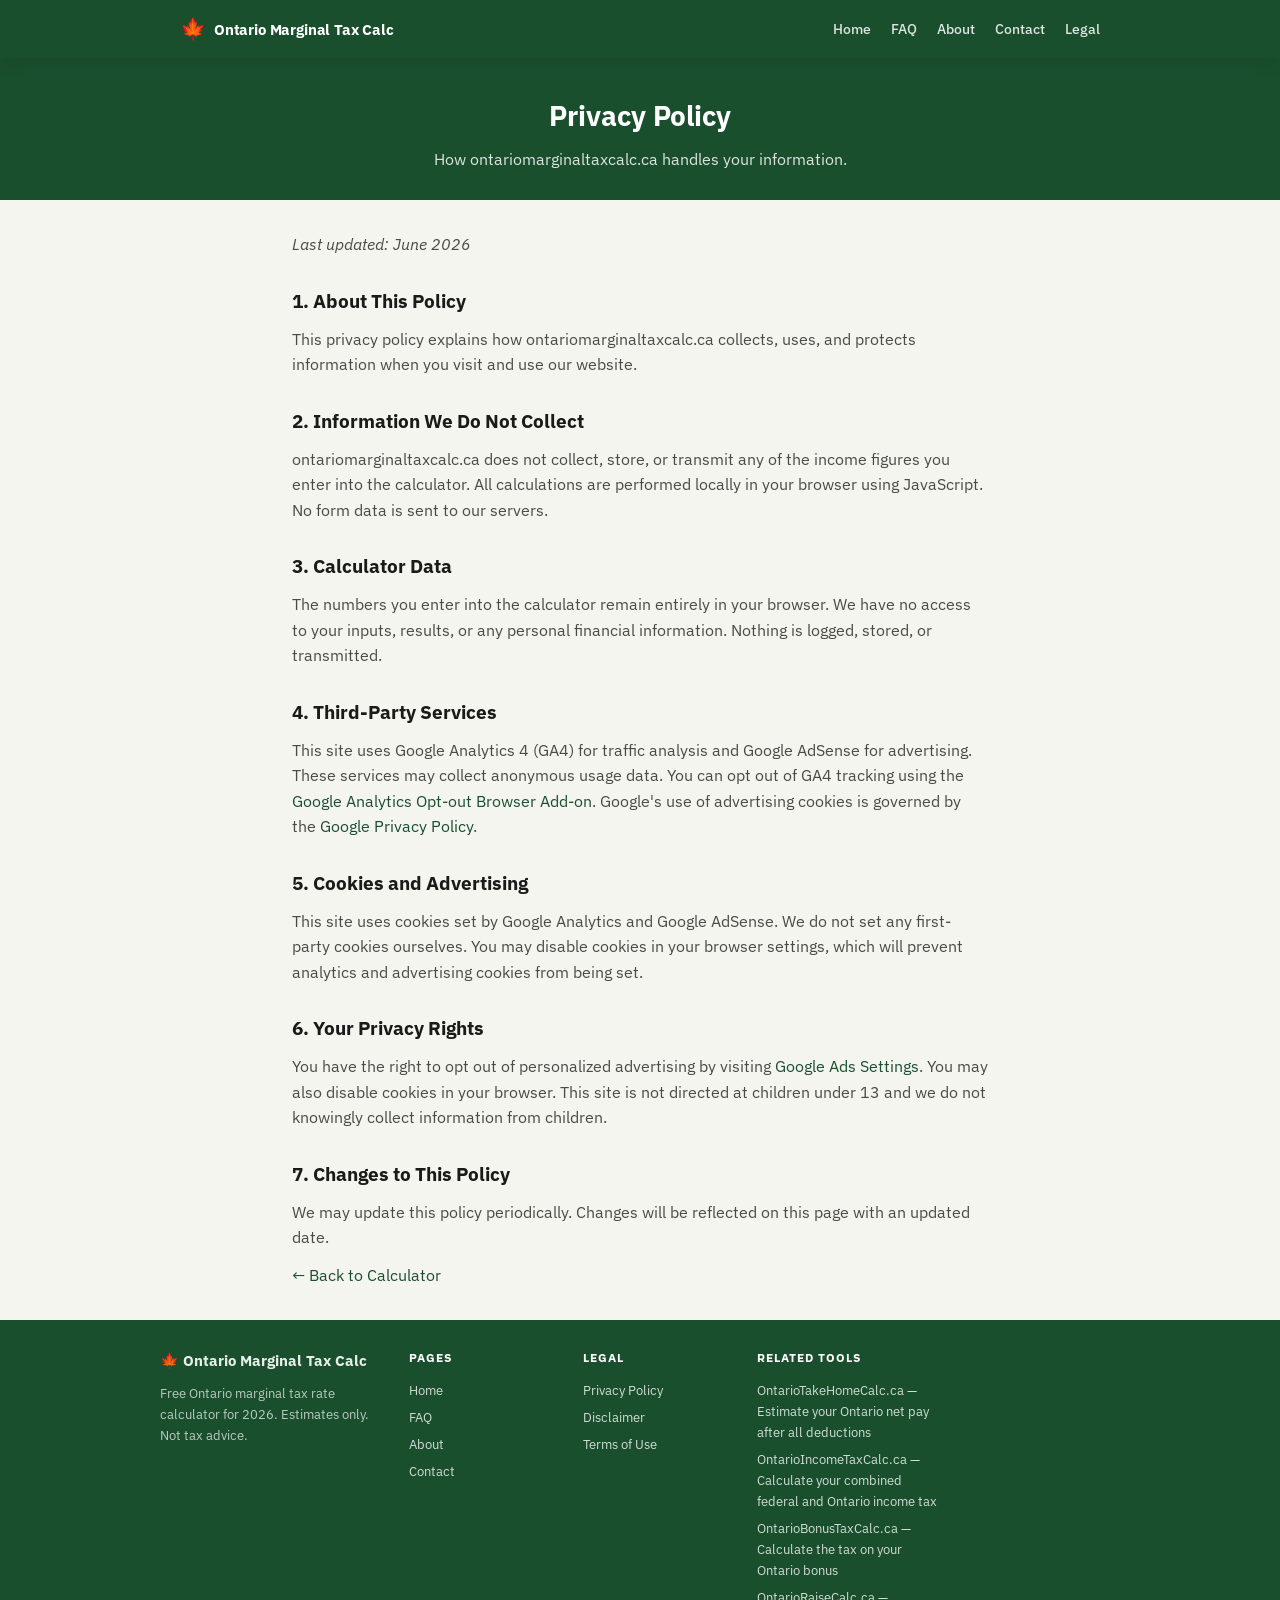
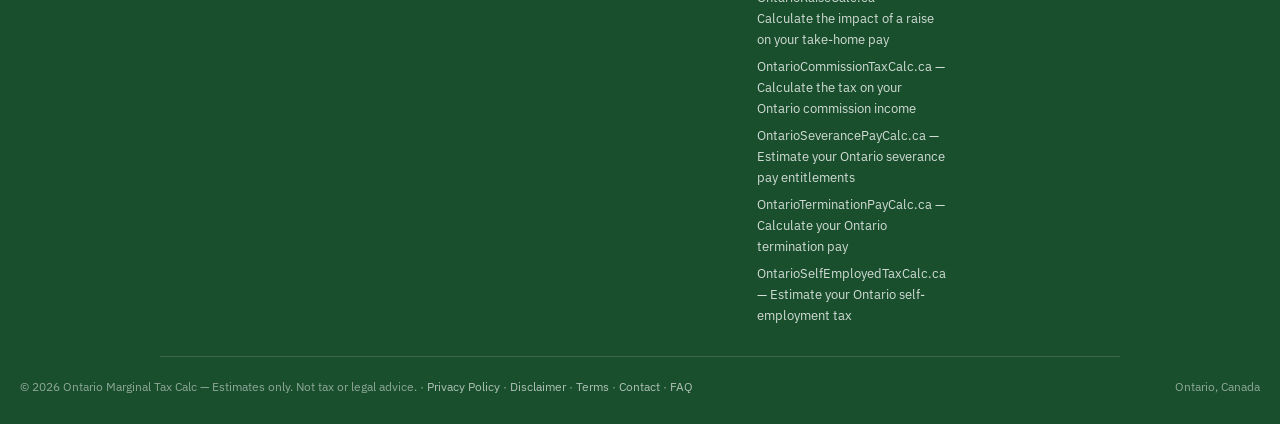
<file: privacy-policy.html>
<!DOCTYPE html>
<html lang="en-CA">
<head>
  <meta charset="UTF-8" />
  <meta name="viewport" content="width=device-width, initial-scale=1.0" />
  <title>Privacy Policy — ontariomarginaltaxcalc.ca</title>
  <meta name="description" content="Privacy policy for ontariomarginaltaxcalc.ca — how we handle data, cookies, and analytics." />
  <link rel="canonical" href="https://ontariomarginaltaxcalc.ca/privacy-policy.html" />
  <script async src="https://pagead2.googlesyndication.com/pagead/js/adsbygoogle.js?client=ca-pub-7744853829365165" crossorigin="anonymous"></script>
  <link rel="stylesheet" href="css/style.css?v=marginal-v3" />
</head>
<body>

<header class="site-header">
  <div class="header-inner">
    <a href="index.html" class="site-logo">
      <span class="logo-maple">🍁</span>
      <span class="logo-text">Ontario Marginal Tax Calc</span>
    </a>
    <nav class="site-nav" aria-label="Main navigation">
      <a href="index.html">Home</a>
      <a href="faq.html">FAQ</a>
      <a href="about.html">About</a>
      <a href="contact.html">Contact</a>
      <a href="disclaimer.html">Legal</a>
    </nav>
    <button class="hamburger" aria-label="Menu" aria-expanded="false">
      <span></span><span></span><span></span>
    </button>
  </div>
</header>

<div class="mobile-nav-overlay" id="mobile-overlay"></div>
<nav class="mobile-nav" id="mobile-nav">
  <a href="index.html">Home</a>
  <a href="faq.html">FAQ</a>
  <a href="about.html">About</a>
  <a href="contact.html">Contact</a>
  <a href="disclaimer.html">Legal</a>
</nav>

<section class="page-hero">
  <div class="container">
    <h1>Privacy Policy</h1>
    <p>How ontariomarginaltaxcalc.ca handles your information.</p>
  </div>
</section>

<main class="page-content">

  <p><em>Last updated: June 2026</em></p>

  <h2>1. About This Policy</h2>
  <p>This privacy policy explains how ontariomarginaltaxcalc.ca collects, uses, and protects information when you visit and use our website.</p>

  <h2>2. Information We Do Not Collect</h2>
  <p>ontariomarginaltaxcalc.ca does not collect, store, or transmit any of the income figures you enter into the calculator. All calculations are performed locally in your browser using JavaScript. No form data is sent to our servers.</p>

  <h2>3. Calculator Data</h2>
  <p>The numbers you enter into the calculator remain entirely in your browser. We have no access to your inputs, results, or any personal financial information. Nothing is logged, stored, or transmitted.</p>

  <h2>4. Third-Party Services</h2>
  <p>This site uses Google Analytics 4 (GA4) for traffic analysis and Google AdSense for advertising. These services may collect anonymous usage data. You can opt out of GA4 tracking using the <a href="https://tools.google.com/dlpage/gaoptout" rel="noopener">Google Analytics Opt-out Browser Add-on</a>. Google's use of advertising cookies is governed by the <a href="https://policies.google.com/privacy" rel="noopener">Google Privacy Policy</a>.</p>

  <h2>5. Cookies and Advertising</h2>
  <p>This site uses cookies set by Google Analytics and Google AdSense. We do not set any first-party cookies ourselves. You may disable cookies in your browser settings, which will prevent analytics and advertising cookies from being set.</p>

  <h2>6. Your Privacy Rights</h2>
  <p>You have the right to opt out of personalized advertising by visiting <a href="https://www.google.com/settings/ads" rel="noopener">Google Ads Settings</a>. You may also disable cookies in your browser. This site is not directed at children under 13 and we do not knowingly collect information from children.</p>

  <h2>7. Changes to This Policy</h2>
  <p>We may update this policy periodically. Changes will be reflected on this page with an updated date.</p>

  <p><a href="/">← Back to Calculator</a></p>
</main>

<footer class="site-footer">
  <div id="network-footer"></div>
</footer>

<script src="js/config.js"></script>
<script src="js/network.js"></script>
<script>
  var hamburger = document.querySelector('.hamburger');
  var mobileNav = document.getElementById('mobile-nav');
  var overlay = document.getElementById('mobile-overlay');
  function toggleMenu() {
    var isOpen = hamburger.classList.toggle('active');
    mobileNav.classList.toggle('active', isOpen);
    overlay.classList.toggle('active', isOpen);
    hamburger.setAttribute('aria-expanded', String(isOpen));
  }
  function closeMenu() {
    hamburger.classList.remove('active');
    mobileNav.classList.remove('active');
    overlay.classList.remove('active');
    hamburger.setAttribute('aria-expanded', 'false');
  }
  if (hamburger) {
    hamburger.addEventListener('click', toggleMenu);
    overlay.addEventListener('click', closeMenu);
    mobileNav.querySelectorAll('a').forEach(function(a) { a.addEventListener('click', closeMenu); });
  }
</script>
</body>
</html>
</file>
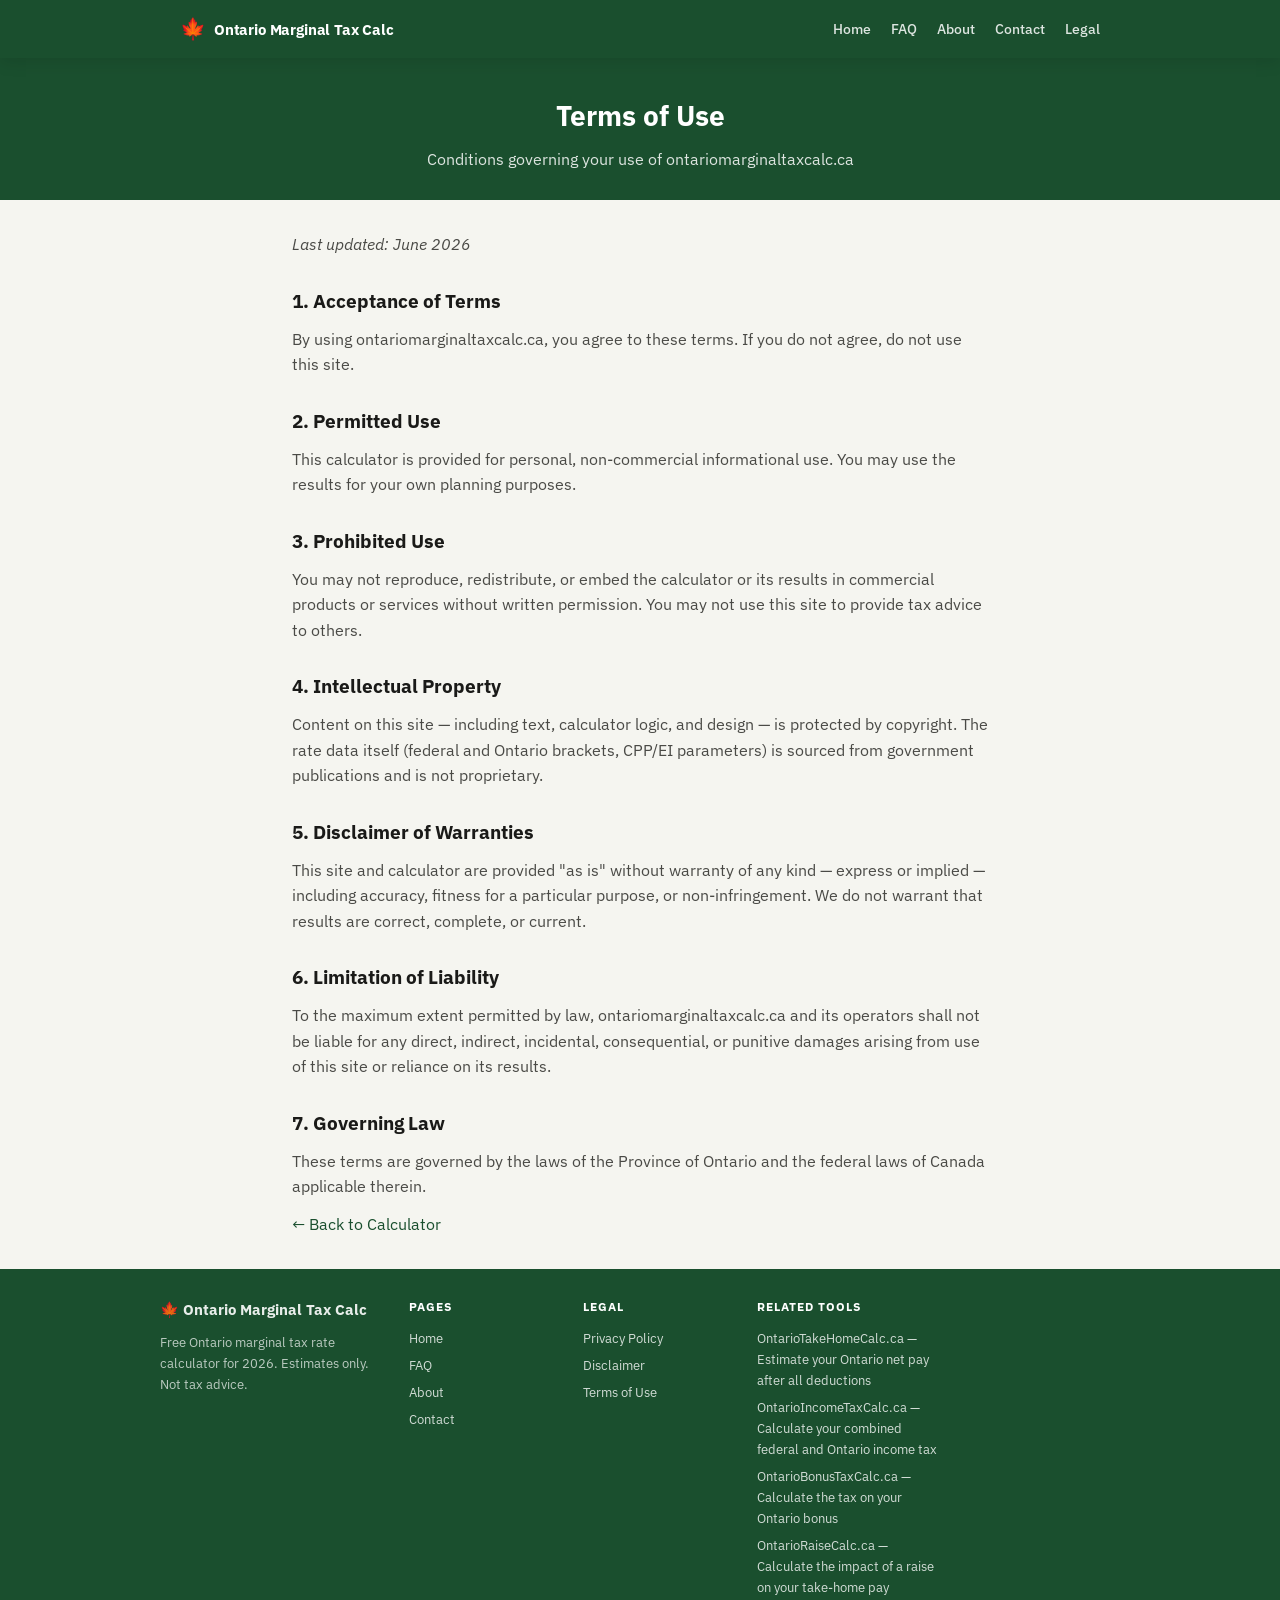
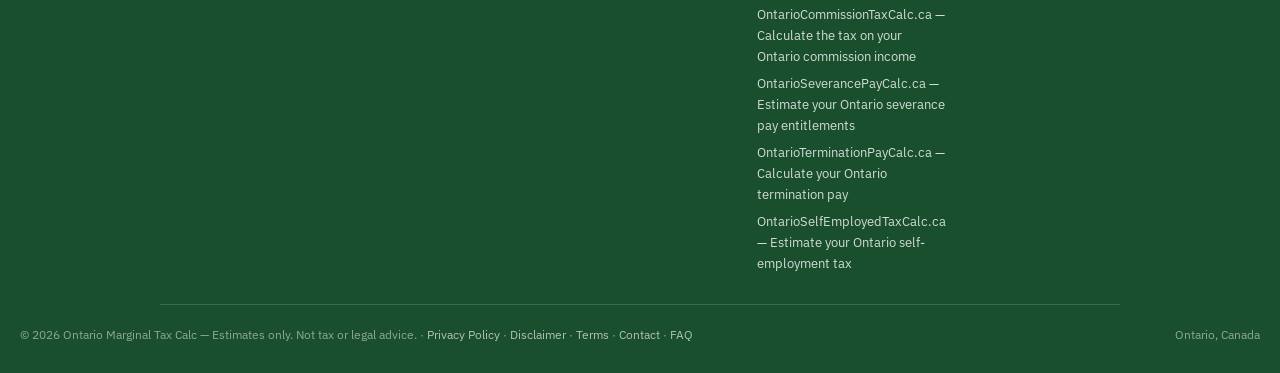
<file: terms.html>
<!DOCTYPE html>
<html lang="en-CA">
<head>
  <meta charset="UTF-8" />
  <meta name="viewport" content="width=device-width, initial-scale=1.0" />
  <title>Terms of Use — ontariomarginaltaxcalc.ca</title>
  <meta name="description" content="Terms of use for ontariomarginaltaxcalc.ca — conditions governing use of the Ontario marginal tax calculator." />
  <link rel="canonical" href="https://ontariomarginaltaxcalc.ca/terms.html" />
  <script async src="https://pagead2.googlesyndication.com/pagead/js/adsbygoogle.js?client=ca-pub-7744853829365165" crossorigin="anonymous"></script>
  <link rel="stylesheet" href="css/style.css?v=marginal-v3" />
</head>
<body>

<header class="site-header">
  <div class="header-inner">
    <a href="index.html" class="site-logo">
      <span class="logo-maple">🍁</span>
      <span class="logo-text">Ontario Marginal Tax Calc</span>
    </a>
    <nav class="site-nav" aria-label="Main navigation">
      <a href="index.html">Home</a>
      <a href="faq.html">FAQ</a>
      <a href="about.html">About</a>
      <a href="contact.html">Contact</a>
      <a href="disclaimer.html">Legal</a>
    </nav>
    <button class="hamburger" aria-label="Menu" aria-expanded="false">
      <span></span><span></span><span></span>
    </button>
  </div>
</header>

<div class="mobile-nav-overlay" id="mobile-overlay"></div>
<nav class="mobile-nav" id="mobile-nav">
  <a href="index.html">Home</a>
  <a href="faq.html">FAQ</a>
  <a href="about.html">About</a>
  <a href="contact.html">Contact</a>
  <a href="disclaimer.html">Legal</a>
</nav>

<section class="page-hero">
  <div class="container">
    <h1>Terms of Use</h1>
    <p>Conditions governing your use of ontariomarginaltaxcalc.ca</p>
  </div>
</section>

<main class="page-content">

  <p><em>Last updated: June 2026</em></p>

  <h2>1. Acceptance of Terms</h2>
  <p>By using ontariomarginaltaxcalc.ca, you agree to these terms. If you do not agree, do not use this site.</p>

  <h2>2. Permitted Use</h2>
  <p>This calculator is provided for personal, non-commercial informational use. You may use the results for your own planning purposes.</p>

  <h2>3. Prohibited Use</h2>
  <p>You may not reproduce, redistribute, or embed the calculator or its results in commercial products or services without written permission. You may not use this site to provide tax advice to others.</p>

  <h2>4. Intellectual Property</h2>
  <p>Content on this site — including text, calculator logic, and design — is protected by copyright. The rate data itself (federal and Ontario brackets, CPP/EI parameters) is sourced from government publications and is not proprietary.</p>

  <h2>5. Disclaimer of Warranties</h2>
  <p>This site and calculator are provided "as is" without warranty of any kind — express or implied — including accuracy, fitness for a particular purpose, or non-infringement. We do not warrant that results are correct, complete, or current.</p>

  <h2>6. Limitation of Liability</h2>
  <p>To the maximum extent permitted by law, ontariomarginaltaxcalc.ca and its operators shall not be liable for any direct, indirect, incidental, consequential, or punitive damages arising from use of this site or reliance on its results.</p>

  <h2>7. Governing Law</h2>
  <p>These terms are governed by the laws of the Province of Ontario and the federal laws of Canada applicable therein.</p>

  <p><a href="/">← Back to Calculator</a></p>
</main>

<footer class="site-footer">
  <div id="network-footer"></div>
</footer>

<script src="js/config.js"></script>
<script src="js/network.js"></script>
<script>
  var hamburger = document.querySelector('.hamburger');
  var mobileNav = document.getElementById('mobile-nav');
  var overlay = document.getElementById('mobile-overlay');
  function toggleMenu() {
    var isOpen = hamburger.classList.toggle('active');
    mobileNav.classList.toggle('active', isOpen);
    overlay.classList.toggle('active', isOpen);
    hamburger.setAttribute('aria-expanded', String(isOpen));
  }
  function closeMenu() {
    hamburger.classList.remove('active');
    mobileNav.classList.remove('active');
    overlay.classList.remove('active');
    hamburger.setAttribute('aria-expanded', 'false');
  }
  if (hamburger) {
    hamburger.addEventListener('click', toggleMenu);
    overlay.addEventListener('click', closeMenu);
    mobileNav.querySelectorAll('a').forEach(function(a) { a.addEventListener('click', closeMenu); });
  }
</script>
</body>
</html>
</file>
<file: css/style.css>
/* style.css — marginaltaxcalc.ca — Ontario Payroll cluster (green) */

/* ── Google Fonts ── */
@import url('https://fonts.googleapis.com/css2?family=IBM+Plex+Mono:wght@400;600&family=IBM+Plex+Sans:wght@400;500;600;700&display=swap');

/* ── Design tokens ── */
:root {
  --bg:             #f5f5f0;
  --surface:        #ffffff;
  --surface-2:      #f9f9f6;
  --border:         #e0dfd8;
  --border-2:       #c8c7be;
  --text-primary:   #1a1a18;
  --text-secondary: #4a4a46;
  --text-muted:     #7a7a74;
  --accent:         #1a4f2e;
  --accent-light:   #e8f2ec;
  --accent-mid:     #2d7a47;
  --accent-hover:   #153d24;
  --red:            #c0392b;
  --amber:          #c47a00;

  --radius:     6px;
  --radius-lg:  12px;
  --shadow-sm:  0 1px 3px rgba(0,0,0,0.08);
  --shadow:     0 4px 16px rgba(0,0,0,0.10);
  --shadow-lg:  0 8px 32px rgba(0,0,0,0.12);
  --shadow-md:  0 2px 8px rgba(0,0,0,.10);
  --transition: 160ms ease;

  --max-width:     960px;
  --content-width: 760px;
}

/* ── Reset & base ── */
*, *::before, *::after { box-sizing: border-box; margin: 0; padding: 0; }

html { font-size: 16px; scroll-behavior: smooth; }

body {
  font-family: 'IBM Plex Sans', sans-serif;
  font-size: 1rem;
  line-height: 1.6;
  color: var(--text-primary);
  background: var(--bg);
}

a { color: var(--accent); text-decoration: none; }
a:hover { color: var(--accent-hover); text-decoration: underline; }

img { max-width: 100%; display: block; }

/* ── Layout ── */
.container {
  width: 100%;
  max-width: 860px;
  margin: 0 auto;
  padding: 0 20px;
}

@media (min-width: 600px)  { .container { padding: 0 32px; } }
@media (min-width: 900px)  { .container { padding: 0 40px; } }

/* ── Header ── */
.site-header {
  background: var(--accent);
  color: #fff;
  padding: 0;
  position: sticky;
  top: 0;
  z-index: 100;
  box-shadow: var(--shadow);
}

.header-inner {
  max-width: var(--max-width);
  margin: 0 auto;
  padding: 0 20px;
  display: flex;
  align-items: center;
  justify-content: space-between;
  height: 58px;
}

.site-logo {
  display: flex;
  align-items: center;
  gap: 8px;
  color: #fff;
  font-weight: 700;
  font-size: 1rem;
  letter-spacing: -0.01em;
  text-decoration: none;
}
.site-logo:hover { color: rgba(255,255,255,0.85); text-decoration: none; }
.logo-maple { font-size: 1.3rem; line-height: 1; }
.logo-text { font-size: 0.95rem; font-weight: 700; }
.logo-text span { font-weight: 300; }

.site-nav {
  display: flex;
  align-items: center;
  gap: 20px;
}
.site-nav a {
  color: rgba(255,255,255,0.85);
  font-size: 0.875rem;
  font-weight: 500;
  text-decoration: none;
  transition: color 0.15s;
}
.site-nav a:hover { color: #fff; text-decoration: none; }

/* Legacy nav alias — keep for any support pages using .header-nav */
.header-nav {
  display: flex;
  flex-wrap: wrap;
  gap: 4px;
  list-style: none;
}
.header-nav a {
  display: inline-block;
  font-size: 0.875rem;
  font-weight: 500;
  color: rgba(255,255,255,0.85);
  padding: 4px 10px;
  border-radius: var(--radius);
  transition: color 0.15s;
}
.header-nav a:hover,
.header-nav a.active {
  color: #fff;
  text-decoration: none;
}

/* ── Hero ── */
.hero {
  background: var(--accent);
  color: #fff;
  padding: 32px 20px 28px;
  border-bottom: 3px solid var(--accent-mid);
}
.hero-inner {
  max-width: var(--max-width);
  margin: 0 auto;
}
.hero-badge {
  display: inline-flex;
  align-items: center;
  gap: 6px;
  background: rgba(255,255,255,0.15);
  border: 1px solid rgba(255,255,255,0.25);
  border-radius: 20px;
  padding: 4px 12px;
  font-size: 0.78rem;
  font-weight: 500;
  letter-spacing: 0.01em;
  margin-bottom: 14px;
  color: rgba(255,255,255,0.95);
}

.hero h1 {
  font-size: clamp(1.4rem, 4vw, 2rem);
  font-weight: 700;
  letter-spacing: -0.02em;
  line-height: 1.2;
  margin-bottom: 10px;
  color: #fff;
}

.hero p {
  font-size: 0.95rem;
  color: rgba(255,255,255,0.82);
  max-width: 620px;
  line-height: 1.6;
}

/* ── Calculator card ── */
.calc-card {
  background: var(--surface);
  border-radius: var(--radius-lg);
  box-shadow: var(--shadow);
  overflow: hidden;
  margin-bottom: 28px;
}
.calc-header {
  background: var(--accent-light);
  border-bottom: 1px solid var(--border);
  padding: 16px 24px;
  display: flex;
  align-items: center;
  gap: 10px;
}

@media (max-width: 599px) { .calc-card { padding: 0; } }
@media (max-width: 480px) { .calc-card { padding: 0 14px; } }

.trust-strip {
  display: flex;
  flex-wrap: wrap;
  align-items: center;
  gap: 6px 10px;
  background: var(--surface-2);
  border: 1px solid var(--border);
  border-radius: var(--radius);
  padding: 10px 16px;
  margin-bottom: 20px;
  font-size: 0.8rem;
  color: var(--text-secondary);
}
.ts-item { display: flex; align-items: center; gap: 4px; }
.ts-item span { color: var(--accent-mid); font-weight: 700; }
.ts-sep { color: var(--border-2); font-size: 0.75rem; }

.calc-header h2 {
  font-size: 1.05rem;
  font-weight: 600;
  color: var(--accent);
  margin: 0;
}
.calc-icon { font-size: 1.2rem; }

/* ── Form ── */
.form-grid {
  display: grid;
  grid-template-columns: 1fr 1fr;
  gap: 16px;
  margin-bottom: 20px;
}

@media (max-width: 480px) { .form-grid { grid-template-columns: 1fr; } }

.form-group label {
  display: block;
  font-size: 0.875rem;
  font-weight: 600;
  color: var(--text-secondary);
  margin-bottom: 6px;
}

.form-group input {
  width: 100%;
  font-family: 'IBM Plex Mono', monospace;
  font-size: 1rem;
  color: var(--text-primary);
  background: var(--surface-2);
  border: 1px solid var(--border-2);
  border-radius: var(--radius);
  padding: 10px 14px;
  transition: border-color var(--transition), box-shadow var(--transition);
  outline: none;
}

.form-group input:focus {
  border-color: var(--accent-mid);
  box-shadow: 0 0 0 3px rgba(26,79,46,.12);
  background: var(--surface);
}

.form-group .hint {
  font-size: 0.78rem;
  color: var(--text-muted);
  margin-top: 4px;
}

.btn-calc {
  width: 100%;
  padding: 13px 24px;
  font-family: 'IBM Plex Sans', sans-serif;
  font-size: 1rem;
  font-weight: 700;
  color: #fff;
  background: var(--accent);
  border: none;
  border-radius: var(--radius);
  cursor: pointer;
  transition: background var(--transition), transform var(--transition);
  letter-spacing: .01em;
}

.btn-calc:hover  { background: var(--accent-hover); }
.btn-calc:active { transform: scale(.985); }

/* ── Error ── */
.error-msg {
  display: none;
  background: #fef2f2;
  border: 1px solid #fca5a5;
  color: var(--red);
  border-radius: var(--radius);
  padding: 10px 14px;
  font-size: 0.9rem;
  margin-top: 12px;
}

/* ── Results ── */
#results { display: none; margin-top: 24px; }

.results-header {
  display: grid;
  grid-template-columns: repeat(2, 1fr);
  gap: 12px;
  margin-bottom: 20px;
}

@media (min-width: 560px) { .results-header { grid-template-columns: repeat(4, 1fr); } }

.stat-card {
  background: var(--surface-2);
  border: 1px solid var(--border);
  border-radius: var(--radius);
  padding: 14px 12px;
  text-align: center;
}

.stat-label {
  font-size: 0.75rem;
  font-weight: 600;
  color: var(--text-muted);
  text-transform: uppercase;
  letter-spacing: .04em;
  margin-bottom: 4px;
}

.stat-value {
  font-family: 'IBM Plex Mono', monospace;
  font-size: 1.35rem;
  font-weight: 600;
  color: var(--text-primary);
}

.stat-card.highlight .stat-value { color: var(--accent); }

/* Keep/Tax bar */
.split-bar-wrap { margin-bottom: 20px; }
.split-bar-label {
  font-size: 0.82rem;
  font-weight: 600;
  color: var(--text-secondary);
  margin-bottom: 6px;
}
.split-bar {
  display: flex;
  height: 24px;
  border-radius: var(--radius);
  overflow: hidden;
  border: 1px solid var(--border);
}
.split-bar-kept {
  background: var(--accent-mid);
  display: flex;
  align-items: center;
  justify-content: center;
  font-family: 'IBM Plex Mono', monospace;
  font-size: 0.72rem;
  font-weight: 600;
  color: #fff;
  white-space: nowrap;
  padding: 0 4px;
  transition: width 400ms ease;
  min-width: 0;
  overflow: hidden;
}
.split-bar-tax {
  background: var(--red);
  display: flex;
  align-items: center;
  justify-content: center;
  font-family: 'IBM Plex Mono', monospace;
  font-size: 0.72rem;
  font-weight: 600;
  color: #fff;
  white-space: nowrap;
  padding: 0 4px;
  transition: width 400ms ease;
  min-width: 0;
  overflow: hidden;
}

/* Breakdown table */
.breakdown-table {
  width: 100%;
  border-collapse: collapse;
  font-size: 0.9rem;
}

.breakdown-table th,
.breakdown-table td {
  padding: 9px 12px;
  text-align: left;
  border-bottom: 1px solid var(--border);
}

.breakdown-table th {
  font-size: 0.78rem;
  font-weight: 700;
  color: var(--text-muted);
  text-transform: uppercase;
  letter-spacing: .04em;
  background: var(--surface-2);
}

.breakdown-table td:last-child {
  font-family: 'IBM Plex Mono', monospace;
  font-weight: 600;
  text-align: right;
}

.breakdown-table tr.total-row td {
  font-weight: 700;
  border-top: 2px solid var(--border-2);
  border-bottom: none;
  color: var(--accent);
  font-size: 0.95rem;
}

.breakdown-table tr:last-child td { border-bottom: none; }

/* ── Ad slots ── */
.ad-slot {
  text-align: center;
  margin: 24px 0;
  min-height: 90px;
}
@media (max-width: 640px) {
  .ad-slot { min-height: 0; margin: 8px 0; }
  .ad-slot ins.adsbygoogle { height: 0 !important; max-height: 0 !important; overflow: hidden !important; }
}

/* ── Section content ── */
.content-section {
  background: var(--surface);
  border: 1px solid var(--border);
  border-radius: var(--radius-lg);
  padding: 28px 28px 24px;
  margin-bottom: 20px;
}

@media (max-width: 599px) { .content-section { padding: 20px 16px; } }

.content-section h2 {
  font-size: 1.35rem;
  font-weight: 700;
  color: var(--text-primary);
  margin-bottom: 16px;
}

.content-section h3 {
  font-size: 1.05rem;
  font-weight: 700;
  color: var(--accent);
  margin: 20px 0 8px;
}

.content-section p {
  color: var(--text-secondary);
  margin-bottom: 12px;
}

.content-section ul,
.content-section ol {
  margin: 8px 0 12px 20px;
  color: var(--text-secondary);
}

.content-section li { margin-bottom: 6px; }

.example-table {
  width: 100%;
  border-collapse: collapse;
  font-size: 0.88rem;
  margin: 16px 0;
  overflow-x: auto;
  display: block;
}

.example-table th,
.example-table td {
  padding: 8px 12px;
  border: 1px solid var(--border);
  text-align: right;
}

.example-table th {
  background: var(--accent-light);
  color: var(--accent);
  font-weight: 700;
  text-align: center;
}

.example-table td:first-child { text-align: left; font-weight: 600; }

.mono { font-family: 'IBM Plex Mono', monospace; }

/* ── FAQ ── */
.faq-list { margin: 0; padding: 0; list-style: none; }

details {
  border-bottom: 1px solid var(--border);
  padding: 14px 0;
}

details:first-child { border-top: 1px solid var(--border); }

summary {
  font-weight: 600;
  font-size: 0.95rem;
  cursor: pointer;
  list-style: none;
  display: flex;
  justify-content: space-between;
  align-items: center;
  color: var(--text-primary);
}

summary::after {
  content: '+';
  font-size: 1.2rem;
  color: var(--accent);
  flex-shrink: 0;
  margin-left: 12px;
}

details[open] summary::after { content: '−'; }

details p {
  margin-top: 10px;
  color: var(--text-secondary);
  font-size: 0.9rem;
}

/* ── Hamburger ── */
.hamburger {
  display: none;
  background: none;
  border: none;
  cursor: pointer;
  padding: 8px;
  z-index: 110;
}
.hamburger span {
  display: block;
  width: 24px;
  height: 2px;
  background: #fff;
  border-radius: 2px;
  transition: transform 0.3s, opacity 0.3s;
}
.hamburger span + span { margin-top: 6px; }
.hamburger.active span:nth-child(1) { transform: translateY(8px) rotate(45deg); }
.hamburger.active span:nth-child(2) { opacity: 0; }
.hamburger.active span:nth-child(3) { transform: translateY(-8px) rotate(-45deg); }

/* ── Mobile nav overlay ── */
.mobile-nav-overlay {
  display: none;
  position: fixed;
  top: 58px;
  left: 0;
  right: 0;
  bottom: 0;
  background: rgba(0,0,0,0.5);
  z-index: 99;
  opacity: 0;
  transition: opacity 0.3s;
}
.mobile-nav-overlay.active {
  display: block;
  opacity: 1;
}

/* ── Mobile nav panel ── */
.mobile-nav {
  display: none;
  position: fixed;
  top: 58px;
  right: 0;
  width: 260px;
  max-width: 80vw;
  height: calc(100vh - 58px);
  background: var(--accent);
  z-index: 105;
  padding: 20px;
  transform: translateX(100%);
  transition: transform 0.3s ease;
  overflow-y: auto;
}
.mobile-nav.active {
  display: block;
  transform: translateX(0);
}
.mobile-nav a {
  display: block;
  color: rgba(255,255,255,0.85);
  font-size: 1rem;
  font-weight: 500;
  padding: 12px 0;
  border-bottom: 1px solid rgba(255,255,255,0.15);
  text-decoration: none;
  transition: color 0.15s;
}
.mobile-nav a:hover { color: #fff; }

/* ── Related section ── */
.related-section {
  margin-bottom: 28px;
}
.related-heading {
  font-size: 1rem;
  font-weight: 700;
  color: var(--text-primary);
  margin-bottom: 14px;
  letter-spacing: -0.01em;
}
.related-grid,
.related-manual {
  display: grid;
  grid-template-columns: repeat(auto-fill, minmax(200px, 1fr));
  gap: 12px;
}
.related-card {
  background: var(--surface);
  border: 1px solid var(--border);
  border-radius: var(--radius);
  padding: 14px 16px;
  display: block;
  transition: border-color 0.15s, box-shadow 0.15s;
  text-decoration: none;
}
.related-card:hover {
  border-color: var(--accent-mid);
  box-shadow: var(--shadow-sm);
  text-decoration: none;
}
.rc-name {
  font-size: 0.88rem;
  font-weight: 700;
  color: var(--accent);
  margin-bottom: 4px;
}
.rc-desc {
  font-size: 0.78rem;
  color: var(--text-muted);
  line-height: 1.4;
}

/* ── Related tools (legacy aliases) ── */
.tools-grid {
  display: grid;
  grid-template-columns: repeat(auto-fill, minmax(200px, 1fr));
  gap: 12px;
  margin-top: 4px;
}

.tool-card {
  display: flex;
  flex-direction: column;
  gap: 4px;
  background: var(--surface);
  border: 1px solid var(--border);
  border-radius: var(--radius);
  padding: 14px 16px;
  text-decoration: none;
  transition: border-color 0.15s, box-shadow 0.15s;
}

.tool-card:hover {
  border-color: var(--accent-mid);
  box-shadow: var(--shadow-sm);
  text-decoration: none;
}

.tool-name {
  font-size: 0.88rem;
  font-weight: 700;
  color: var(--accent);
  margin-bottom: 4px;
}

.tool-desc {
  font-size: 0.78rem;
  color: var(--text-muted);
  line-height: 1.4;
}

/* ── Footer ── */
.site-footer {
  background: var(--accent);
  color: rgba(255,255,255,0.7);
  padding: 28px 20px;
  margin-top: 20px;
  font-size: 0.82rem;
}

.footer-grid {
  display: grid;
  grid-template-columns: 1.5fr 1fr 1fr 1fr 1fr;
  gap: 32px;
  padding-bottom: 24px;
  margin-bottom: 20px;
  border-bottom: 1px solid rgba(255,255,255,0.15);
  max-width: var(--max-width);
  margin-left: auto;
  margin-right: auto;
}

.footer-col h4 {
  font-size: 0.75rem;
  font-weight: 700;
  text-transform: uppercase;
  letter-spacing: 0.08em;
  color: #ffffff;
  margin-bottom: 12px;
}

.footer-col p {
  font-size: 0.78rem;
  color: rgba(255,255,255,0.6);
  line-height: 1.55;
}

.footer-col a {
  display: block;
  color: rgba(255,255,255,0.8);
  font-size: 0.82rem;
  margin-bottom: 6px;
  text-decoration: none;
  transition: color 0.15s;
}

.footer-col a:hover {
  color: #fff;
  text-decoration: none;
}

.footer-col ul { list-style: none; }
.footer-col ul li { margin-bottom: 2px; }

.footer-brand .logo {
  font-size: 0.95rem;
  font-weight: 700;
  color: rgba(255,255,255,0.9);
  margin-bottom: 10px;
  display: block;
}


.more-tools-link {
  display: block;
  margin-bottom: 8px;
}
.more-tools-title { font-weight: 700 !important; color: #ffffff !important; font-size: 0.88rem; }
.subtext {
  font-size: 0.72rem;
  color: rgba(255,255,255,0.5);
  line-height: 1.3;
}

.footer-bottom {
  display: flex;
  justify-content: space-between;
  align-items: center;
  gap: 16px;
  font-size: 0.75rem;
  color: rgba(255,255,255,0.5);
  flex-wrap: wrap;
}
.footer-bottom a { color: rgba(255,255,255,0.65); }
.footer-bottom a:hover { color: #fff; }

/* ── Utility ── */
.sr-only {
  position: absolute; width: 1px; height: 1px;
  padding: 0; margin: -1px; overflow: hidden;
  clip: rect(0,0,0,0); border: 0;
}

.badge {
  display: inline-block;
  font-size: 0.72rem;
  font-weight: 700;
  padding: 2px 8px;
  border-radius: 4px;
  background: var(--accent-light);
  color: var(--accent);
  vertical-align: middle;
  margin-left: 6px;
}

/* ── Inner pages ── */
.page-body {
  max-width: var(--content-width);
  margin: 32px auto;
  padding: 0 24px;
}

.page-hero {
  background: var(--accent);
  color: #fff;
  padding: 36px 0 28px;
  text-align: center;
}

.page-hero h1 {
  font-size: 1.75rem;
  font-weight: 700;
  margin-bottom: 8px;
}

.page-hero p {
  opacity: .85;
  max-width: 540px;
  margin: 0 auto;
  font-size: 1rem;
}

.page-content {
  max-width: 760px;
  margin: 32px auto;
  padding: 0 20px;
}

@media (min-width: 600px)  { .page-content { padding: 0 32px; } }

.page-content h2 {
  font-size: 1.2rem;
  font-weight: 700;
  color: var(--text-primary);
  margin: 28px 0 10px;
}

.page-content p,
.page-content ul,
.page-content ol { color: var(--text-secondary); margin-bottom: 12px; }

.page-content ul,
.page-content ol { margin-left: 20px; }

.page-content li { margin-bottom: 6px; }

.page-content a { color: var(--accent); }
.page-content a:hover { color: var(--accent-hover); }

/* ─── INFO-BOX ───────────────────────────────────────────────────────────────── */
.info-box {
  background: var(--accent-light);
  border: 1px solid #b8d8c4;
  border-left: 4px solid var(--accent-mid);
  border-radius: var(--radius);
  padding: 14px 16px;
  font-size: 0.875rem;
  color: var(--text-secondary);
}
.info-box a { font-size: 0.875rem; }

/* ─── CONTACT FORM ───────────────────────────────────────────────────────────── */
.contact-form {
  background: var(--surface);
  border: 1px solid var(--border);
  border-radius: var(--radius-lg);
  padding: 24px;
  margin: 20px 0 28px;
  display: flex;
  flex-direction: column;
  gap: 16px;
}
.contact-form > div {
  display: flex;
  flex-direction: column;
  gap: 5px;
}
.contact-form label {
  font-size: 0.85rem;
  font-weight: 600;
  color: var(--text-primary);
}
.contact-form input[type="text"],
.contact-form input[type="email"],
.contact-form textarea {
  width: 100%;
  padding: 10px 12px;
  border: 2px solid var(--border);
  border-radius: var(--radius);
  font-size: 0.92rem;
  font-family: 'IBM Plex Sans', sans-serif;
  color: var(--text-primary);
  background: var(--surface);
  transition: border-color 0.15s, box-shadow 0.15s;
  -webkit-appearance: none;
  appearance: none;
  box-sizing: border-box;
}
.contact-form input:focus,
.contact-form textarea:focus {
  outline: none;
  border-color: var(--accent-mid);
  box-shadow: 0 0 0 3px rgba(45,122,71,0.12);
}
.contact-form textarea {
  min-height: 110px;
  resize: vertical;
  line-height: 1.55;
}

/* ─── SUBMIT BUTTON ──────────────────────────────────────────────────────────── */
.calc-btn {
  display: inline-block;
  width: 100%;
  padding: 13px 28px;
  background: var(--accent);
  color: #fff;
  border: none;
  border-radius: var(--radius);
  font-size: 1rem;
  font-weight: 700;
  cursor: pointer;
  font-family: 'IBM Plex Sans', sans-serif;
  transition: background 0.15s, box-shadow 0.15s;
  box-shadow: var(--shadow-sm);
  text-decoration: none;
  text-align: center;
}
.calc-btn:hover {
  background: var(--accent-hover);
}

/* ─── RESPONSIVE — gold-standard-aligned breakpoints ─────────────────── */

/* 1280px */
@media (max-width: 1280px) {
  .footer-grid { gap: 24px; }
}

/* 1100px */
@media (max-width: 1100px) {
  .footer-grid { grid-template-columns: 1.2fr 1fr 1fr 1fr 1fr; gap: 20px; }
}

/* 1024px — hamburger breakpoint */
@media (max-width: 1024px) {
  .hamburger { display: flex; flex-direction: column; justify-content: center; gap: 0; }
  .site-nav { display: none; }
  .footer-grid { grid-template-columns: 1fr 1fr; gap: 24px; }
  .footer-brand { grid-column: 1 / -1; }
}

/* 834px */
@media (max-width: 834px) {
  .hero h1 { font-size: clamp(1.2rem, 3.5vw, 1.8rem); }
  .hero p { font-size: 0.9rem; }
}

/* 820px */
@media (max-width: 820px) {
  .form-grid { gap: 12px 16px; }
}

/* 768px */
@media (max-width: 768px) {
  .hero { padding: 24px 16px 20px; }
  .page-content { padding: 24px 16px 48px; }
  .page-hero { padding: 22px 0 18px; }
  .page-hero h1 { font-size: 1.2rem; }
  .content-section { padding: 20px 16px; }
  .trust-strip { font-size: 0.75rem; }
  .ts-sep { display: none; }
}

/* 640px */
@media (max-width: 640px) {
  .main-content { padding: 16px 14px 40px; }
  .ad-slot { min-height: 0; margin: 8px 0; }
  .ad-slot ins.adsbygoogle { height: 0 !important; max-height: 0 !important; overflow: hidden !important; }
}

/* 480px */
@media (max-width: 480px) {
  .form-grid { grid-template-columns: 1fr; }
  .footer-grid { grid-template-columns: 1fr; gap: 20px; }
  .footer-brand { grid-column: unset; }
  .header-inner { padding: 0 14px; }
  .site-logo .logo-text { font-size: 0.85rem; }
}

/* 430px */
@media (max-width: 430px) {
  .form-grid { grid-template-columns: 1fr; }
  .related-grid, .related-manual, .tools-grid { grid-template-columns: 1fr; }
}

/* 390px */
@media (max-width: 390px) {
  .hero h1 { font-size: 1.15rem; }
}

/* 375px */
@media (max-width: 375px) {
  .site-logo .logo-text { font-size: 0.8rem; }
  .footer-bottom { flex-direction: column; align-items: flex-start; gap: 6px; }
}

/* 360px */
@media (max-width: 360px) {
  .header-inner { padding: 0 10px; }
  .hero { padding: 18px 12px 16px; }
}

/* 320px */
@media (max-width: 320px) {
  html { font-size: 14px; }
  .site-logo .logo-text { font-size: 0.75rem; }
  .mobile-nav { width: 100%; max-width: 100vw; }
}

/* ─── OVERFLOW CONTAINMENT ───────────────────────────────────────────────────── */
html, body { overflow-x: hidden; max-width: 100vw; }
img, video, iframe, embed, object { max-width: 100%; }
table { table-layout: auto; }
pre, code, textarea, input { max-width: 100%; box-sizing: border-box; }
</file>
